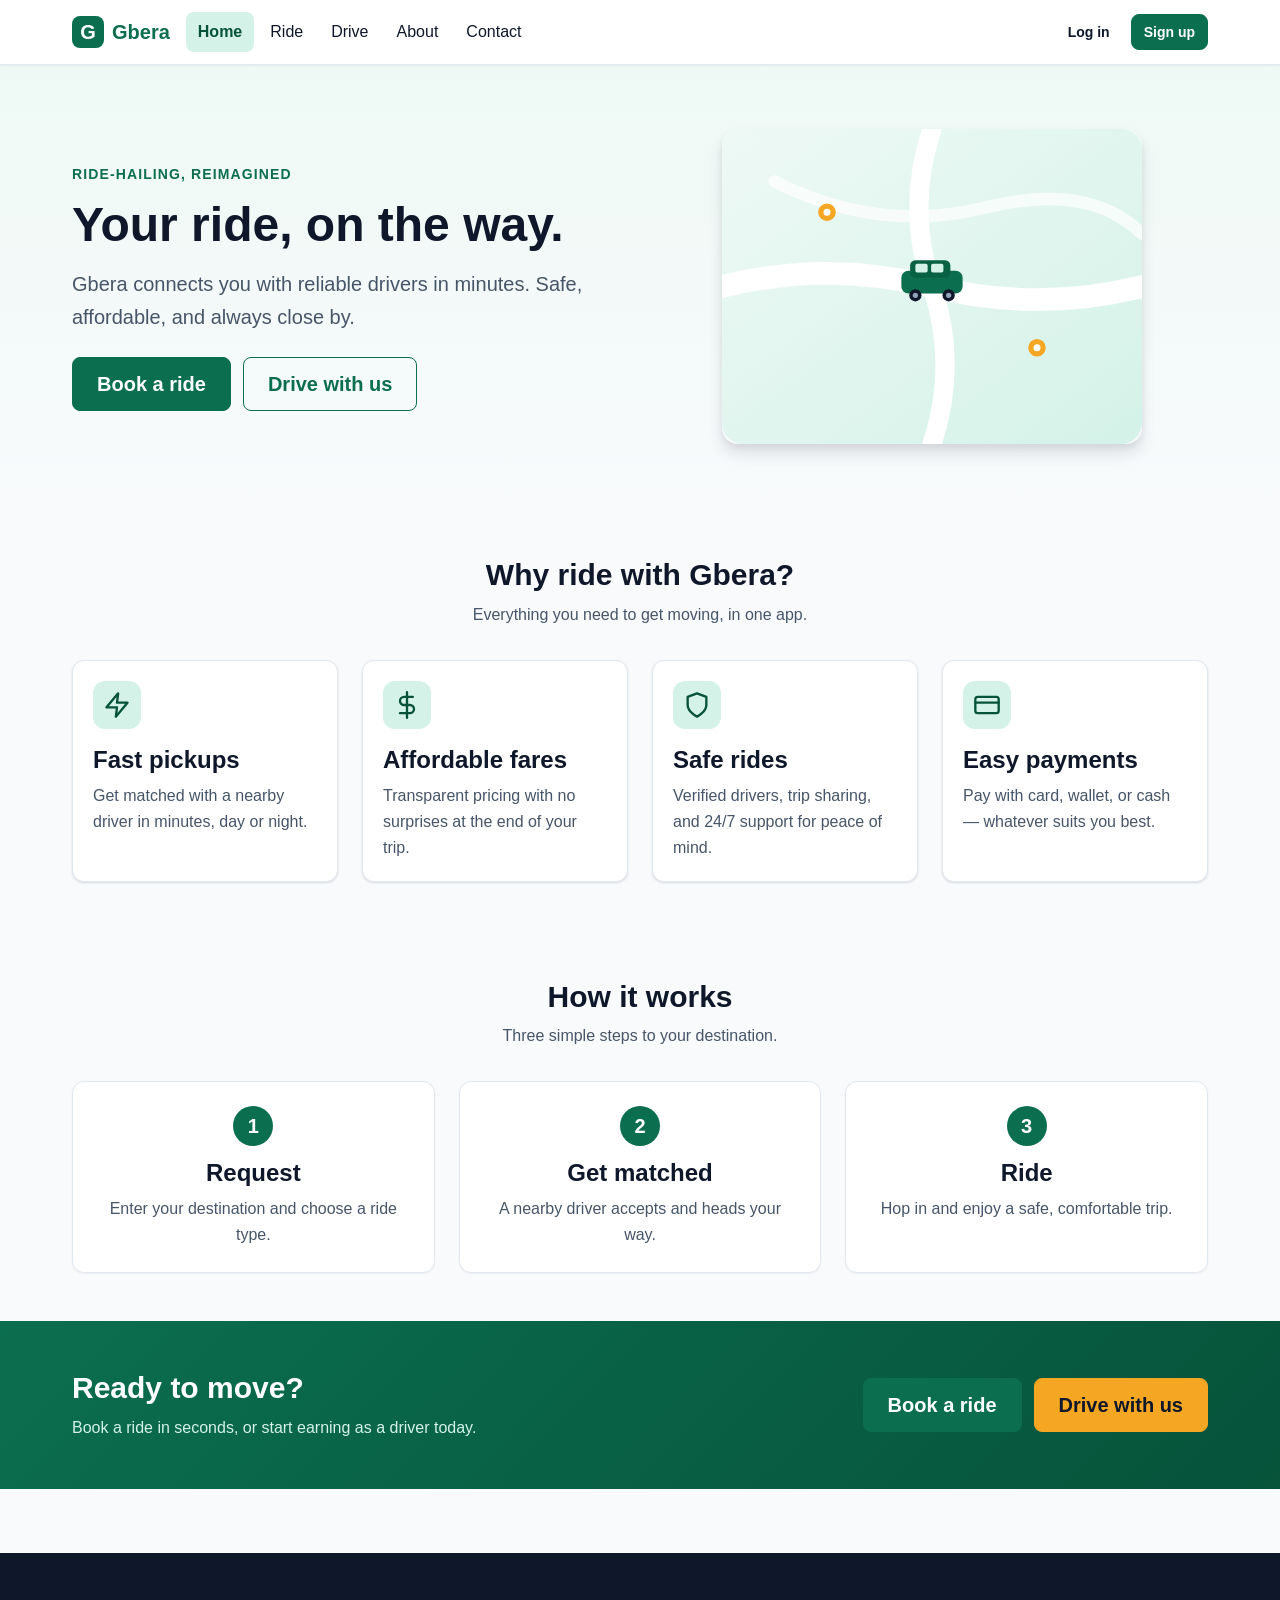
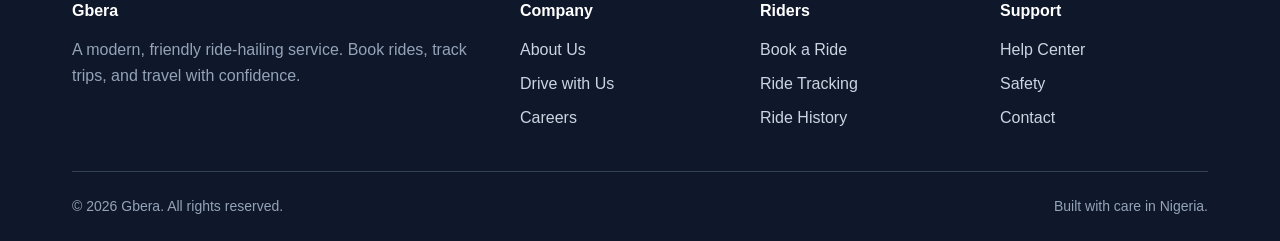
<file: index.html>
<!DOCTYPE html>
<html lang="en">
<head>
  <meta charset="UTF-8">
  <meta name="viewport" content="width=device-width, initial-scale=1.0">
  <title>Gbera — Your ride, on the way.</title>
  <meta name="description" content="Gbera connects you with reliable drivers in minutes. Safe, affordable, and always close by.">
  <link rel="stylesheet" href="css/styles.css">
  <link rel="stylesheet" href="css/landing.css">
</head>
<body>
  <!-- Skip to content (accessibility) -->
  <a class="landing-skip-link" href="#main-content">Skip to main content</a>

  <!-- =====================================================================
       NAVBAR (self-contained block)
       Depends on shared classes: .navbar .navbar-brand .navbar-brand__logo
       .navbar-inner .navbar-toggle .navbar-menu .navbar-links .navbar-actions
       and shared button classes .btn .btn-primary .btn-ghost .btn-sm.
       ===================================================================== -->
  <header class="landing-header">
    <nav class="navbar" id="landing-navbar" role="navigation" aria-label="Main navigation">
      <div class="container">
        <div class="navbar-inner">
          <a class="navbar-brand" href="index.html" aria-label="Gbera home">
            <span class="navbar-brand__logo" aria-hidden="true">G</span>
            <span>Gbera</span>
          </a>

          <button
            class="navbar-toggle"
            type="button"
            aria-label="Toggle navigation menu"
            aria-expanded="false"
            aria-controls="landing-nav-menu"
            data-navbar-toggle
          >
            <svg width="22" height="22" viewBox="0 0 24 24" fill="none" stroke="currentColor" stroke-width="2" stroke-linecap="round" stroke-linejoin="round" aria-hidden="true">
              <line x1="3" y1="6" x2="21" y2="6"></line>
              <line x1="3" y1="12" x2="21" y2="12"></line>
              <line x1="3" y1="18" x2="21" y2="18"></line>
            </svg>
          </button>

          <div class="navbar-menu" id="landing-nav-menu">
            <ul class="navbar-links">
              <li><a href="index.html" class="active" aria-current="page">Home</a></li>
              <li><a href="ride.html">Ride</a></li>
              <li><a href="drive.html">Drive</a></li>
              <li><a href="about.html">About</a></li>
              <li><a href="contact.html">Contact</a></li>
            </ul>
            <div class="navbar-actions">
              <a class="btn btn-ghost btn-sm" href="pages/login.html">Log in</a>
              <a class="btn btn-primary btn-sm" href="pages/signup.html">Sign up</a>
            </div>
          </div>
        </div>
      </div>
    </nav>
  </header>

  <main id="main-content">
    <!-- HERO -->
    <section class="landing-hero section" aria-labelledby="landing-hero-heading">
      <div class="container">
        <div class="landing-hero__grid">
          <div class="landing-hero__content">
            <p class="landing-eyebrow">Ride-hailing, reimagined</p>
            <h1 id="landing-hero-heading">Your ride, on the way.</h1>
            <p class="landing-hero__subtext">
              Gbera connects you with reliable drivers in minutes. Safe, affordable, and always close by.
            </p>
            <div class="landing-hero__ctas">
              <a class="btn btn-primary btn-lg" href="ride.html">Book a ride</a>
              <a class="btn btn-outline btn-lg" href="drive.html">Drive with us</a>
            </div>
          </div>

          <div class="landing-hero__visual" aria-hidden="true">
            <svg class="landing-hero__illustration" viewBox="0 0 480 360" xmlns="http://www.w3.org/2000/svg" role="img" aria-label="Illustration of a car on a map">
              <defs>
                <linearGradient id="landing-map-bg" x1="0" y1="0" x2="1" y2="1">
                  <stop offset="0%" stop-color="#EEF9F5"/>
                  <stop offset="100%" stop-color="#D4F2E8"/>
                </linearGradient>
              </defs>
              <rect x="0" y="0" width="480" height="360" rx="24" fill="url(#landing-map-bg)"/>
              <path d="M0 180 Q120 150 240 180 T480 180" stroke="#FFFFFF" stroke-width="26" fill="none" stroke-linecap="round"/>
              <path d="M240 0 Q210 90 240 180 T240 360" stroke="#FFFFFF" stroke-width="22" fill="none" stroke-linecap="round"/>
              <path d="M60 60 Q180 120 300 90 T480 120" stroke="#FFFFFF" stroke-width="14" fill="none" stroke-linecap="round" opacity="0.7"/>
              <g transform="translate(120,95)">
                <circle cx="0" cy="0" r="10" fill="#F5A623"/>
                <circle cx="0" cy="0" r="4" fill="#FFFFFF"/>
              </g>
              <g transform="translate(360,250)">
                <circle cx="0" cy="0" r="10" fill="#F5A623"/>
                <circle cx="0" cy="0" r="4" fill="#FFFFFF"/>
              </g>
              <g transform="translate(205,150)">
                <rect x="0" y="12" width="70" height="26" rx="8" fill="#0B6E4F"/>
                <rect x="10" y="0" width="46" height="20" rx="6" fill="#086143"/>
                <rect x="16" y="4" width="14" height="10" rx="2" fill="#D4F2E8"/>
                <rect x="34" y="4" width="14" height="10" rx="2" fill="#D4F2E8"/>
                <circle cx="16" cy="40" r="7" fill="#0F172A"/>
                <circle cx="16" cy="40" r="3" fill="#94A3B8"/>
                <circle cx="54" cy="40" r="7" fill="#0F172A"/>
                <circle cx="54" cy="40" r="3" fill="#94A3B8"/>
              </g>
            </svg>
          </div>
        </div>
      </div>
    </section>

    <!-- FEATURES -->
    <section class="landing-features section" aria-labelledby="landing-features-heading">
      <div class="container">
        <div class="landing-section-header text-center">
          <h2 id="landing-features-heading">Why ride with Gbera?</h2>
          <p class="text-muted">Everything you need to get moving, in one app.</p>
        </div>

        <div class="grid grid--auto landing-features__grid">
          <article class="card landing-feature-card">
            <div class="card-body">
              <span class="landing-feature-card__icon" aria-hidden="true">
                <svg width="28" height="28" viewBox="0 0 24 24" fill="none" stroke="currentColor" stroke-width="2" stroke-linecap="round" stroke-linejoin="round"><path d="M13 2L3 14h9l-1 8 10-12h-9l1-8z"/></svg>
              </span>
              <h3>Fast pickups</h3>
              <p class="text-muted">Get matched with a nearby driver in minutes, day or night.</p>
            </div>
          </article>

          <article class="card landing-feature-card">
            <div class="card-body">
              <span class="landing-feature-card__icon" aria-hidden="true">
                <svg width="28" height="28" viewBox="0 0 24 24" fill="none" stroke="currentColor" stroke-width="2" stroke-linecap="round" stroke-linejoin="round"><path d="M12 1v22M17 5H9.5a3.5 3.5 0 0 0 0 7h5a3.5 3.5 0 0 1 0 7H6"/></svg>
              </span>
              <h3>Affordable fares</h3>
              <p class="text-muted">Transparent pricing with no surprises at the end of your trip.</p>
            </div>
          </article>

          <article class="card landing-feature-card">
            <div class="card-body">
              <span class="landing-feature-card__icon" aria-hidden="true">
                <svg width="28" height="28" viewBox="0 0 24 24" fill="none" stroke="currentColor" stroke-width="2" stroke-linecap="round" stroke-linejoin="round"><path d="M12 22s8-4 8-10V5l-8-3-8 3v7c0 6 8 10 8 10z"/></svg>
              </span>
              <h3>Safe rides</h3>
              <p class="text-muted">Verified drivers, trip sharing, and 24/7 support for peace of mind.</p>
            </div>
          </article>

          <article class="card landing-feature-card">
            <div class="card-body">
              <span class="landing-feature-card__icon" aria-hidden="true">
                <svg width="28" height="28" viewBox="0 0 24 24" fill="none" stroke="currentColor" stroke-width="2" stroke-linecap="round" stroke-linejoin="round"><rect x="2" y="5" width="20" height="14" rx="2"/><path d="M2 10h20"/></svg>
              </span>
              <h3>Easy payments</h3>
              <p class="text-muted">Pay with card, wallet, or cash — whatever suits you best.</p>
            </div>
          </article>
        </div>
      </div>
    </section>

    <!-- HOW IT WORKS -->
    <section class="landing-how section" aria-labelledby="landing-how-heading">
      <div class="container">
        <div class="landing-section-header text-center">
          <h2 id="landing-how-heading">How it works</h2>
          <p class="text-muted">Three simple steps to your destination.</p>
        </div>

        <ol class="landing-steps">
          <li class="landing-step">
            <span class="landing-step__number" aria-hidden="true">1</span>
            <h3>Request</h3>
            <p class="text-muted">Enter your destination and choose a ride type.</p>
          </li>
          <li class="landing-step">
            <span class="landing-step__number" aria-hidden="true">2</span>
            <h3>Get matched</h3>
            <p class="text-muted">A nearby driver accepts and heads your way.</p>
          </li>
          <li class="landing-step">
            <span class="landing-step__number" aria-hidden="true">3</span>
            <h3>Ride</h3>
            <p class="text-muted">Hop in and enjoy a safe, comfortable trip.</p>
          </li>
        </ol>
      </div>
    </section>

    <!-- FOOTER CTA BAND -->
    <section class="landing-cta-band" aria-labelledby="landing-cta-heading">
      <div class="container landing-cta-band__inner">
        <div>
          <h2 id="landing-cta-heading">Ready to move?</h2>
          <p>Book a ride in seconds, or start earning as a driver today.</p>
        </div>
        <div class="landing-cta-band__actions">
          <a class="btn btn-primary btn-lg" href="ride.html">Book a ride</a>
          <a class="btn btn-secondary btn-lg" href="drive.html">Drive with us</a>
        </div>
      </div>
    </section>
  </main>

  <!-- Shared footer mount (rendered by js/components.js) -->
  <div id="gbera-footer"></div>

  <script src="js/utils.js"></script>
  <script src="js/components.js"></script>
  <script src="js/main.js"></script>
  <script src="js/landing.js"></script>
</body>
</html>
</file>
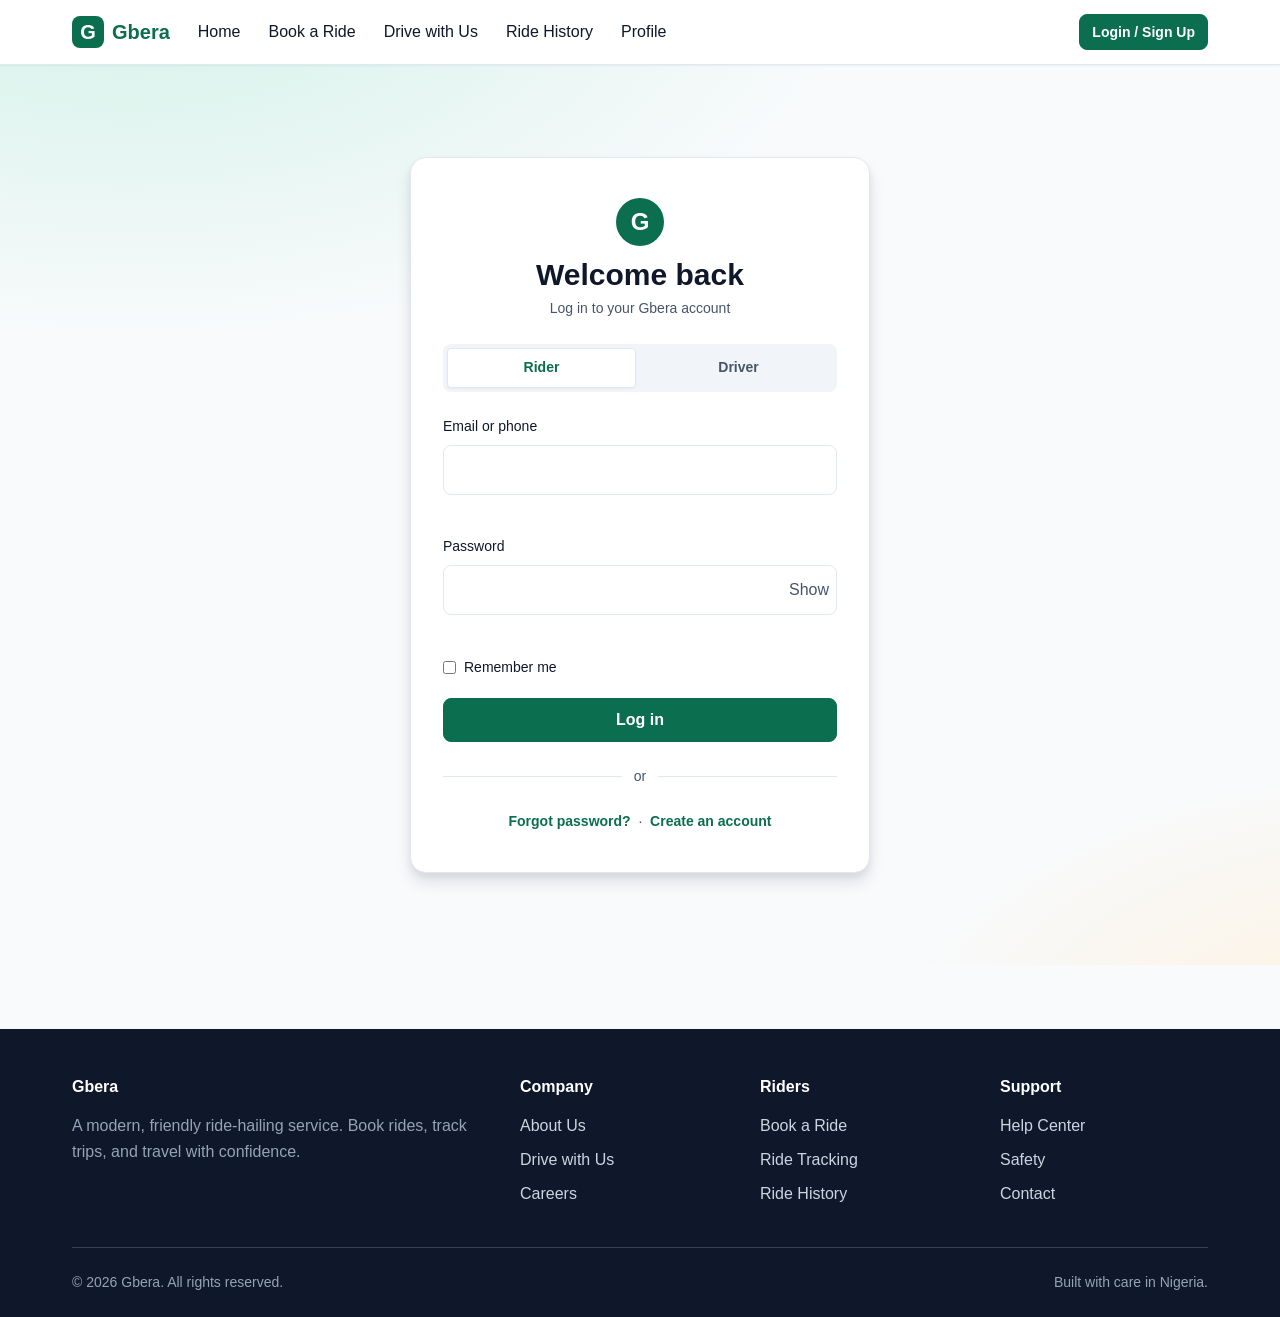
<file: pages/auth.html>
<!DOCTYPE html>
<html lang="en">
<head>
  <meta charset="UTF-8">
  <meta name="viewport" content="width=device-width, initial-scale=1.0">
  <title>Login — Gbera</title>
  <link rel="stylesheet" href="../css/styles.css">
  <link rel="stylesheet" href="../css/auth.css">
</head>
<body>
  <div id="gbera-navbar"></div>

  <main class="auth-page">
    <div class="auth-card">
      <div class="auth-brand">
        <div class="auth-brand__logo" aria-hidden="true">G</div>
        <h1 class="auth-title">Welcome back</h1>
        <p class="auth-subtitle">Log in to your Gbera account</p>
      </div>

      <div class="auth-role-selector" role="group" aria-label="Select role">
        <button type="button" class="auth-role-btn" data-role-btn data-role="rider" aria-pressed="true">Rider</button>
        <button type="button" class="auth-role-btn" data-role-btn data-role="driver" aria-pressed="false">Driver</button>
      </div>

      <div id="login-alert" class="auth-alert" role="alert" hidden></div>

      <form id="login-form" class="auth-form" novalidate>
        <div class="form-group">
          <label class="form-label" for="login-identifier">Email or phone</label>
          <input class="form-input" id="login-identifier" name="identifier" type="text" inputmode="email" autocomplete="username" required aria-required="true" aria-describedby="login-identifier-error">
          <span class="auth-error" id="login-identifier-error" role="alert" aria-live="polite"></span>
        </div>

        <div class="form-group">
          <label class="form-label" for="login-password">Password</label>
          <div class="auth-input-wrap">
            <input class="form-input" id="login-password" name="password" type="password" autocomplete="current-password" required aria-required="true" aria-describedby="login-password-error">
            <button type="button" class="auth-toggle-pw" id="login-toggle-pw" aria-label="Show password">Show</button>
          </div>
          <span class="auth-error" id="login-password-error" role="alert" aria-live="polite"></span>
        </div>

        <div class="form-group auth-checkbox-row">
          <input type="checkbox" id="login-remember" name="remember">
          <label for="login-remember">Remember me</label>
        </div>

        <button type="submit" class="btn btn-primary btn-block" id="login-submit">Log in</button>
      </form>

      <div class="auth-divider"><span>or</span></div>
      <div class="auth-links">
        <a href="forgot-password.html">Forgot password?</a>
        &nbsp;&middot;&nbsp;
        <a href="signup.html">Create an account</a>
      </div>
    </div>
  </main>

  <div id="gbera-footer"></div>

  <script src="../js/utils.js"></script>
  <script src="../js/components.js"></script>
  <script src="../js/main.js"></script>
  <script src="../js/authService.js"></script>
  <script src="../js/authValidation.js"></script>
  <script src="../js/auth.js"></script>
</body>
</html>
</file>
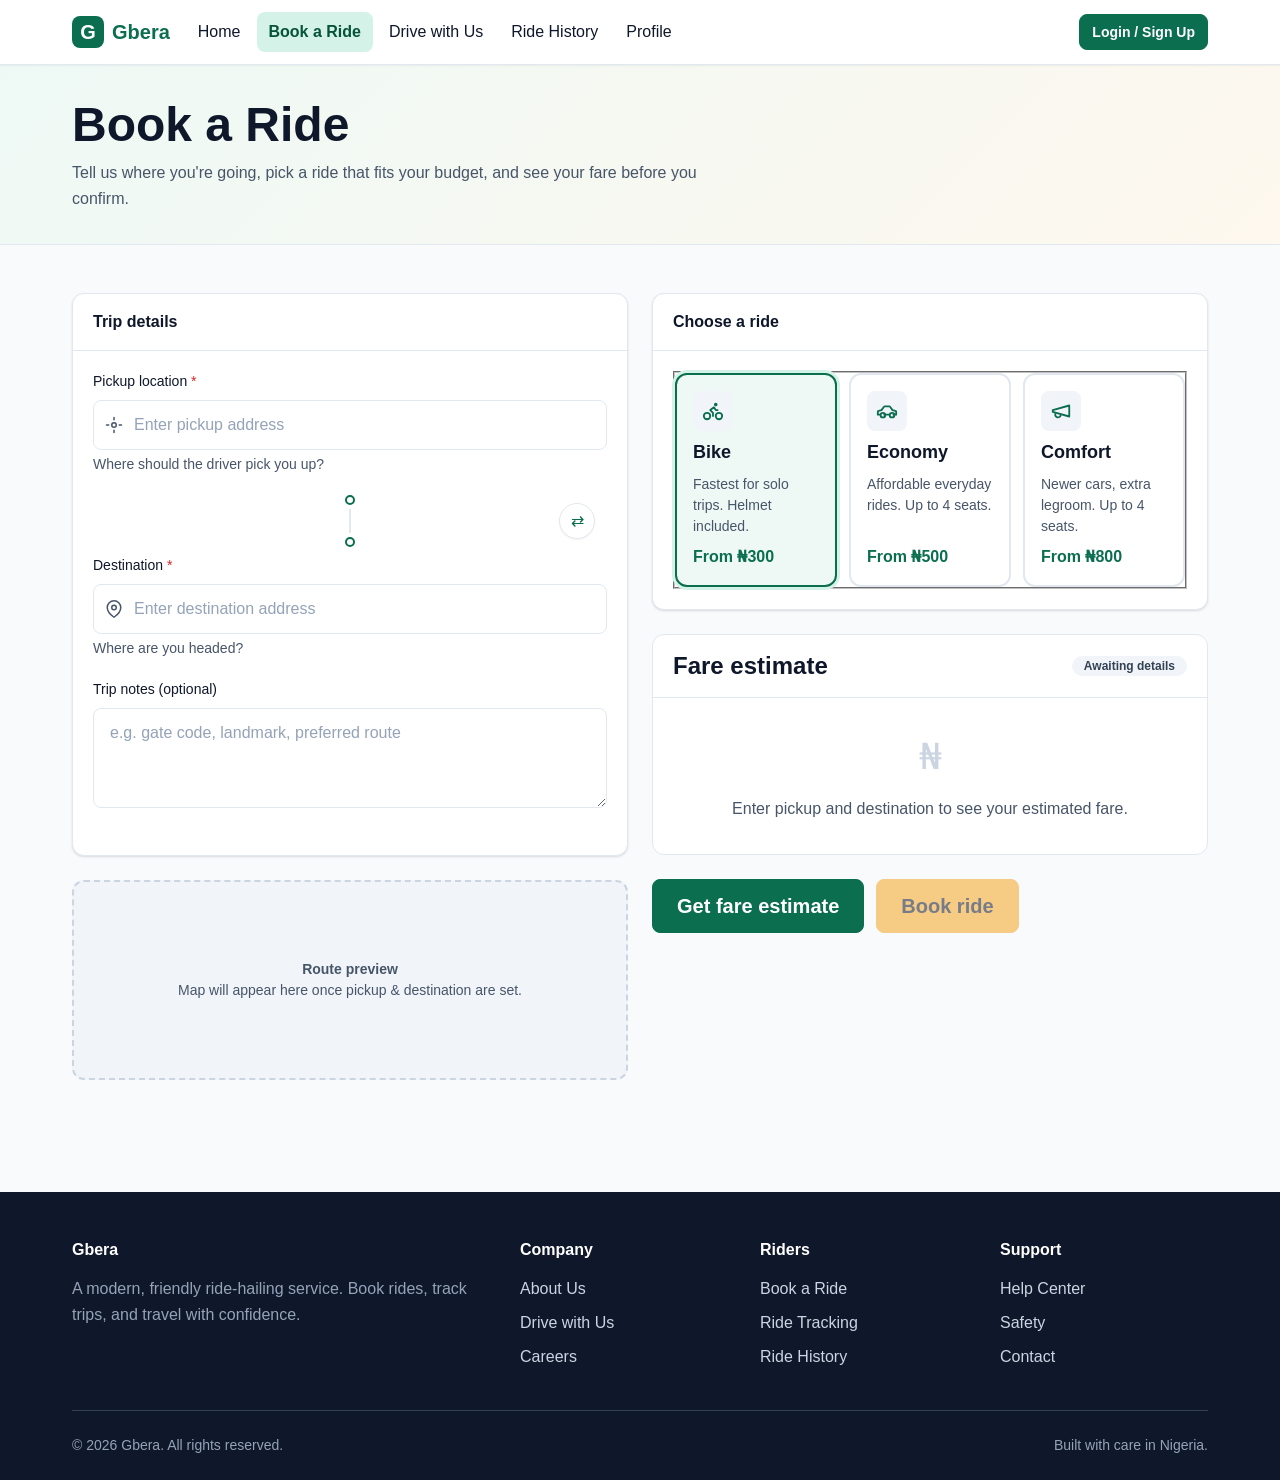
<file: pages/book-ride.html>
<!DOCTYPE html>
<html lang="en">
<head>
  <meta charset="UTF-8">
  <meta name="viewport" content="width=device-width, initial-scale=1.0">
  <title>Book a Ride — Gbera</title>
  <meta name="description" content="Book a ride with Gbera. Enter pickup and destination, choose Economy, Comfort or Bike, and get an instant fare estimate.">
  <link rel="stylesheet" href="../css/styles.css">
  <link rel="stylesheet" href="../css/book-ride.css">
</head>
<body>
  <div id="gbera-navbar"></div>

  <main>
    <section class="br-hero section--sm">
      <div class="container">
        <h1 class="br-hero__title">Book a Ride</h1>
        <p class="br-hero__subtitle">
          Tell us where you're going, pick a ride that fits your budget, and see your fare before you confirm.
        </p>
      </div>
    </section>

    <section class="section">
      <div class="container">
        <div class="grid md:grid--2 gap-6">
          <div class="flex flex-col gap-6">
            <div class="card">
              <div class="card-header">Trip details</div>
              <div class="card-body">
                <form id="book-ride-form" novalidate>
                  <div class="form-group">
                    <label class="form-label form-label--required" for="pickup">Pickup location</label>
                    <div class="input-icon">
                      <span class="input-icon__icon" aria-hidden="true">
                        <svg width="18" height="18" viewBox="0 0 24 24" fill="none" stroke="currentColor" stroke-width="2" stroke-linecap="round" stroke-linejoin="round"><circle cx="12" cy="12" r="3"></circle><path d="M12 2v3M12 19v3M2 12h3M19 12h3"></path></svg>
                      </span>
                      <input class="form-input" type="text" id="pickup" name="pickup" placeholder="Enter pickup address" autocomplete="off" required>
                    </div>
                    <span class="form-hint">Where should the driver pick you up?</span>
                  </div>

                  <div class="br-connector">
                    <span class="br-connector__dot" aria-hidden="true"></span>
                    <span class="br-connector__line" aria-hidden="true"></span>
                    <span class="br-connector__dot" aria-hidden="true"></span>
                  </div>

                  <div class="form-group">
                    <label class="form-label form-label--required" for="destination">Destination</label>
                    <div class="input-icon">
                      <span class="input-icon__icon" aria-hidden="true">
                        <svg width="18" height="18" viewBox="0 0 24 24" fill="none" stroke="currentColor" stroke-width="2" stroke-linecap="round" stroke-linejoin="round"><path d="M21 10c0 7-9 13-9 13s-9-6-9-13a9 9 0 0 1 18 0z"></path><circle cx="12" cy="10" r="3"></circle></svg>
                      </span>
                      <input class="form-input" type="text" id="destination" name="destination" placeholder="Enter destination address" autocomplete="off" required>
                    </div>
                    <span class="form-hint">Where are you headed?</span>
                  </div>

                  <div class="form-group">
                    <label class="form-label" for="notes">Trip notes (optional)</label>
                    <textarea class="form-textarea" id="notes" name="notes" placeholder="e.g. gate code, landmark, preferred route" rows="3"></textarea>
                  </div>
                </form>
              </div>
            </div>
            <div class="map-placeholder br-map" role="img" aria-label="Map showing your route">
              <div>
                <strong>Route preview</strong><br>
                Map will appear here once pickup &amp; destination are set.
              </div>
            </div>
          </div>

          <div class="flex flex-col gap-6">
            <div class="card">
              <div class="card-header">Choose a ride</div>
              <div class="card-body">
                <fieldset class="br-ride-types" aria-label="Ride type">
                  <legend class="sr-only">Select ride type</legend>

                  <label class="br-ride-type">
                    <input type="radio" name="rideType" value="bike" checked>
                    <span class="br-ride-type__card">
                      <span class="br-ride-type__icon" aria-hidden="true">
                        <svg width="22" height="22" viewBox="0 0 24 24" fill="none" stroke="currentColor" stroke-width="2" stroke-linecap="round" stroke-linejoin="round"><circle cx="5.5" cy="17.5" r="3.5"></circle><circle cx="18.5" cy="17.5" r="3.5"></circle><path d="M15 6a1 1 0 1 0 0-2 1 1 0 0 0 0 2zm-3 11.5V14l-3-3 4-3 2 3h2"></path></svg>
                      </span>
                      <span class="br-ride-type__name">Bike</span>
                      <span class="br-ride-type__meta">Fastest for solo trips. Helmet included.</span>
                      <span class="br-ride-type__price">From ₦300</span>
                    </span>
                  </label>

                  <label class="br-ride-type">
                    <input type="radio" name="rideType" value="economy">
                    <span class="br-ride-type__card">
                      <span class="br-ride-type__icon" aria-hidden="true">
                        <svg width="22" height="22" viewBox="0 0 24 24" fill="none" stroke="currentColor" stroke-width="2" stroke-linecap="round" stroke-linejoin="round"><path d="M14 16H9m10 0h3v-3.15a1 1 0 0 0-.84-.99L18 11l-2.7-3.6a1 1 0 0 0-.8-.4H9.5a1 1 0 0 0-.8.4L6 11l-3.16.86a1 1 0 0 0-.84.99V16h2m5 0h2"></path><circle cx="7.5" cy="16.5" r="2.5"></circle><circle cx="17.5" cy="16.5" r="2.5"></circle></svg>
                      </span>
                      <span class="br-ride-type__name">Economy</span>
                      <span class="br-ride-type__meta">Affordable everyday rides. Up to 4 seats.</span>
                      <span class="br-ride-type__price">From ₦500</span>
                    </span>
                  </label>

                  <label class="br-ride-type">
                    <input type="radio" name="rideType" value="comfort">
                    <span class="br-ride-type__card">
                      <span class="br-ride-type__icon" aria-hidden="true">
                        <svg width="22" height="22" viewBox="0 0 24 24" fill="none" stroke="currentColor" stroke-width="2" stroke-linecap="round" stroke-linejoin="round"><path d="M3 11l18-5v12L3 13v-2z"></path><path d="M11.6 16.8a3 3 0 1 1-5.8-1.6"></path></svg>
                      </span>
                      <span class="br-ride-type__name">Comfort</span>
                      <span class="br-ride-type__meta">Newer cars, extra legroom. Up to 4 seats.</span>
                      <span class="br-ride-type__price">From ₦800</span>
                    </span>
                  </label>
                </fieldset>
              </div>
            </div>

            <div class="br-fare" id="fare-estimate" aria-live="polite">
              <div class="br-fare__header">
                <h3 class="mb-0">Fare estimate</h3>
                <span class="badge badge-neutral" id="fare-badge">Awaiting details</span>
              </div>

              <div class="br-fare__empty" id="fare-empty">
                <div class="br-fare__icon" aria-hidden="true">₦</div>
                <p class="mb-0">Enter pickup and destination to see your estimated fare.</p>
              </div>

              <div id="fare-details" hidden>
                <div class="card-body text-center" style="padding: var(--space-6) var(--space-5);">
                  <div class="br-fare__amount" id="fare-amount">₦0.00</div>
                  <p class="text-muted text-sm mt-2 mb-0" id="fare-type-label">Economy ride</p>
                </div>
                <div class="br-fare__row">
                  <span class="br-fare__label">Distance</span>
                  <span class="br-fare__value" id="fare-distance">—</span>
                </div>
                <div class="br-fare__row">
                  <span class="br-fare__label">Estimated time</span>
                  <span class="br-fare__value" id="fare-eta">—</span>
                </div>
                <div class="br-fare__row">
                  <span class="br-fare__label">Base fare</span>
                  <span class="br-fare__value" id="fare-base">—</span>
                </div>
                <div class="br-fare__row">
                  <span class="br-fare__label">Per km</span>
                  <span class="br-fare__value" id="fare-rate">—</span>
                </div>
              </div>
            </div>

            <div class="br-actions">
              <button type="button" class="btn btn-primary btn-lg" id="estimate-btn">
                Get fare estimate
              </button>
              <button type="button" class="btn btn-secondary btn-lg" id="book-btn" disabled>
                Book ride
              </button>
            </div>
            <p class="text-muted text-sm" id="form-status" role="status" aria-live="polite"></p>
          </div>
        </div>
      </div>
    </section>
  </main>

  <div id="gbera-footer"></div>

  <div class="modal-backdrop" data-modal-backdrop="booking-modal"></div>
  <div class="modal" id="booking-modal" aria-hidden="true" role="dialog" aria-labelledby="booking-modal-title">
    <div class="modal-content">
      <div class="modal-header">
        <h3 id="booking-modal-title">Ride booked!</h3>
      </div>
      <div class="modal-body br-confirm">
        <div class="br-confirm__icon" aria-hidden="true">✓</div>
        <p>Your <strong id="confirm-type">Economy</strong> ride has been requested.</p>
        <p class="text-muted text-sm" id="confirm-details">Estimated fare: ₦0.00</p>
      </div>
      <div class="modal-footer">
        <button class="btn btn-primary btn-block" data-modal-close>Done</button>
      </div>
    </div>
  </div>

  <script src="../js/utils.js"></script>
  <script src="../js/components.js"></script>
  <script src="../js/main.js"></script>
  <script src="../js/book-ride.js"></script>
</body>
</html>
</file>
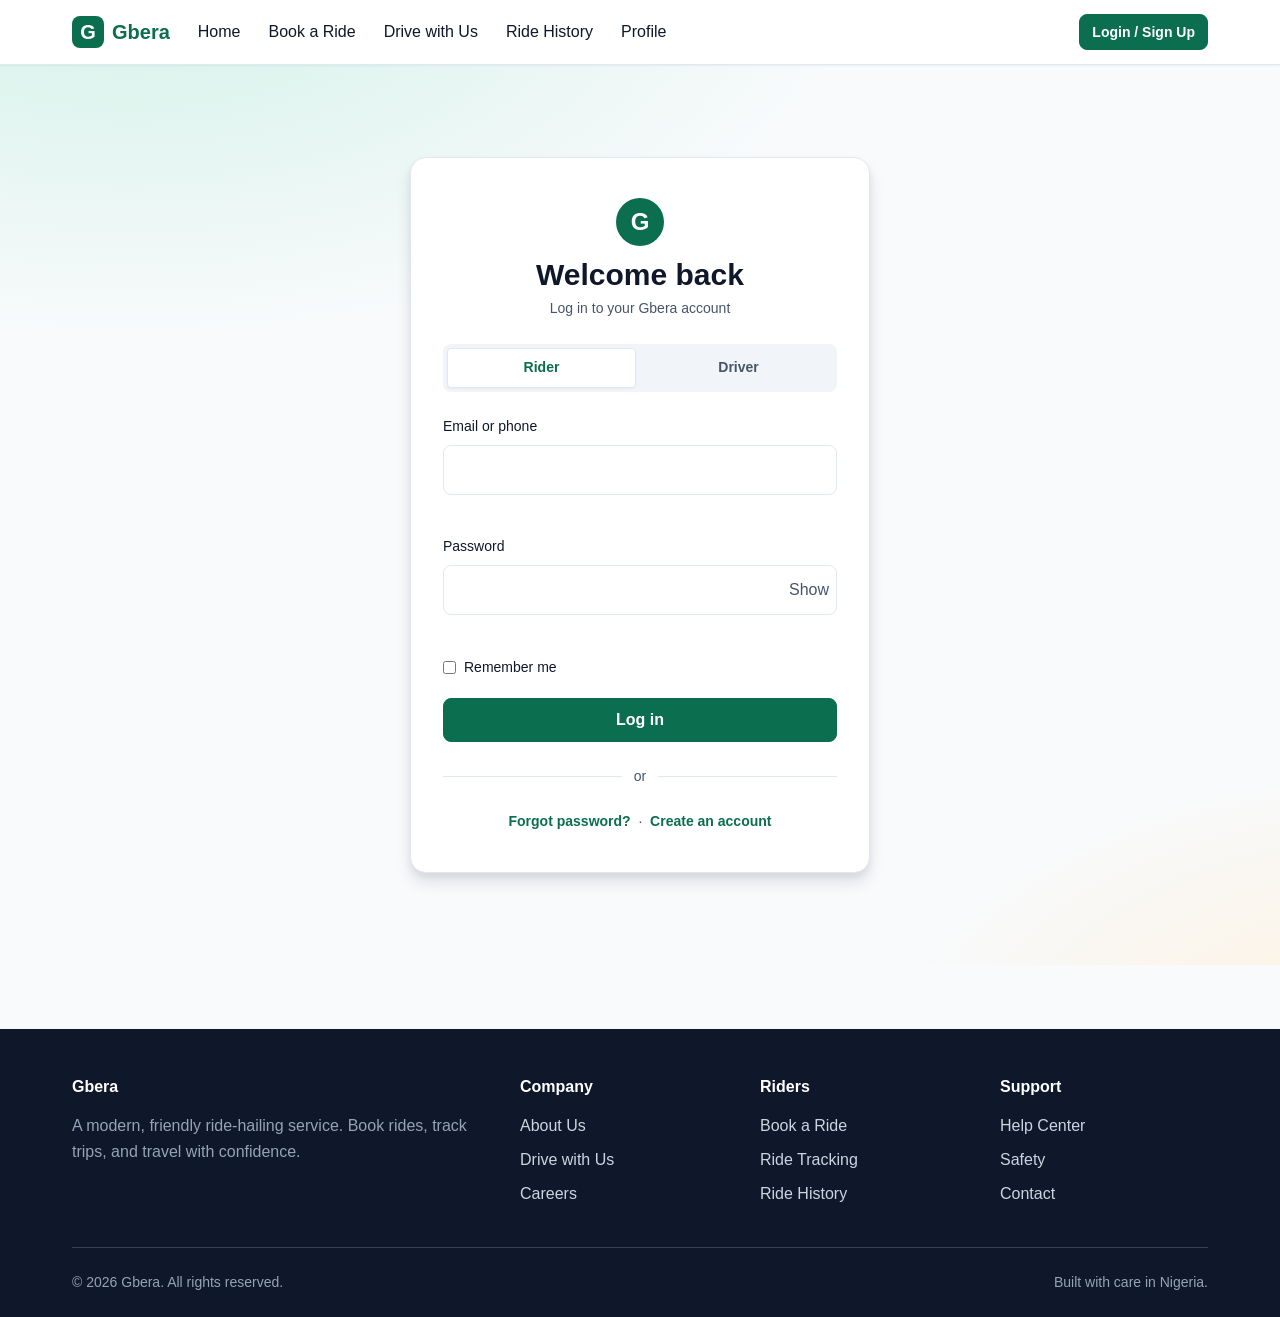
<file: pages/driver-dashboard.html>
<!DOCTYPE html>
<html lang="en">
<head>
  <meta charset="UTF-8">
  <meta name="viewport" content="width=device-width, initial-scale=1.0">
  <title>Driver Dashboard — Gbera</title>
  <link rel="stylesheet" href="../css/styles.css">
  <link rel="stylesheet" href="../css/auth.css">
</head>
<body>
  <div id="gbera-navbar"></div>

  <main class="auth-dashboard">
    <div class="auth-dashboard__card" id="dashboard-card">
      <div class="auth-dashboard__avatar" id="dash-avatar" aria-hidden="true">D</div>
      <h1 class="auth-title">Welcome, <span id="dash-name">Driver</span></h1>
      <p class="auth-subtitle">You are signed in as a driver.</p>
      <p class="text-muted" id="dash-email"></p>
      <div class="mt-6">
        <button type="button" class="btn btn-outline" id="dash-logout">Log out</button>
      </div>
    </div>
  </main>

  <div id="gbera-footer"></div>

  <script src="../js/utils.js"></script>
  <script src="../js/components.js"></script>
  <script src="../js/main.js"></script>
  <script src="../js/authService.js"></script>
  <script src="../js/authValidation.js"></script>
  <script src="../js/auth.js"></script>
</body>
</html>
</file>
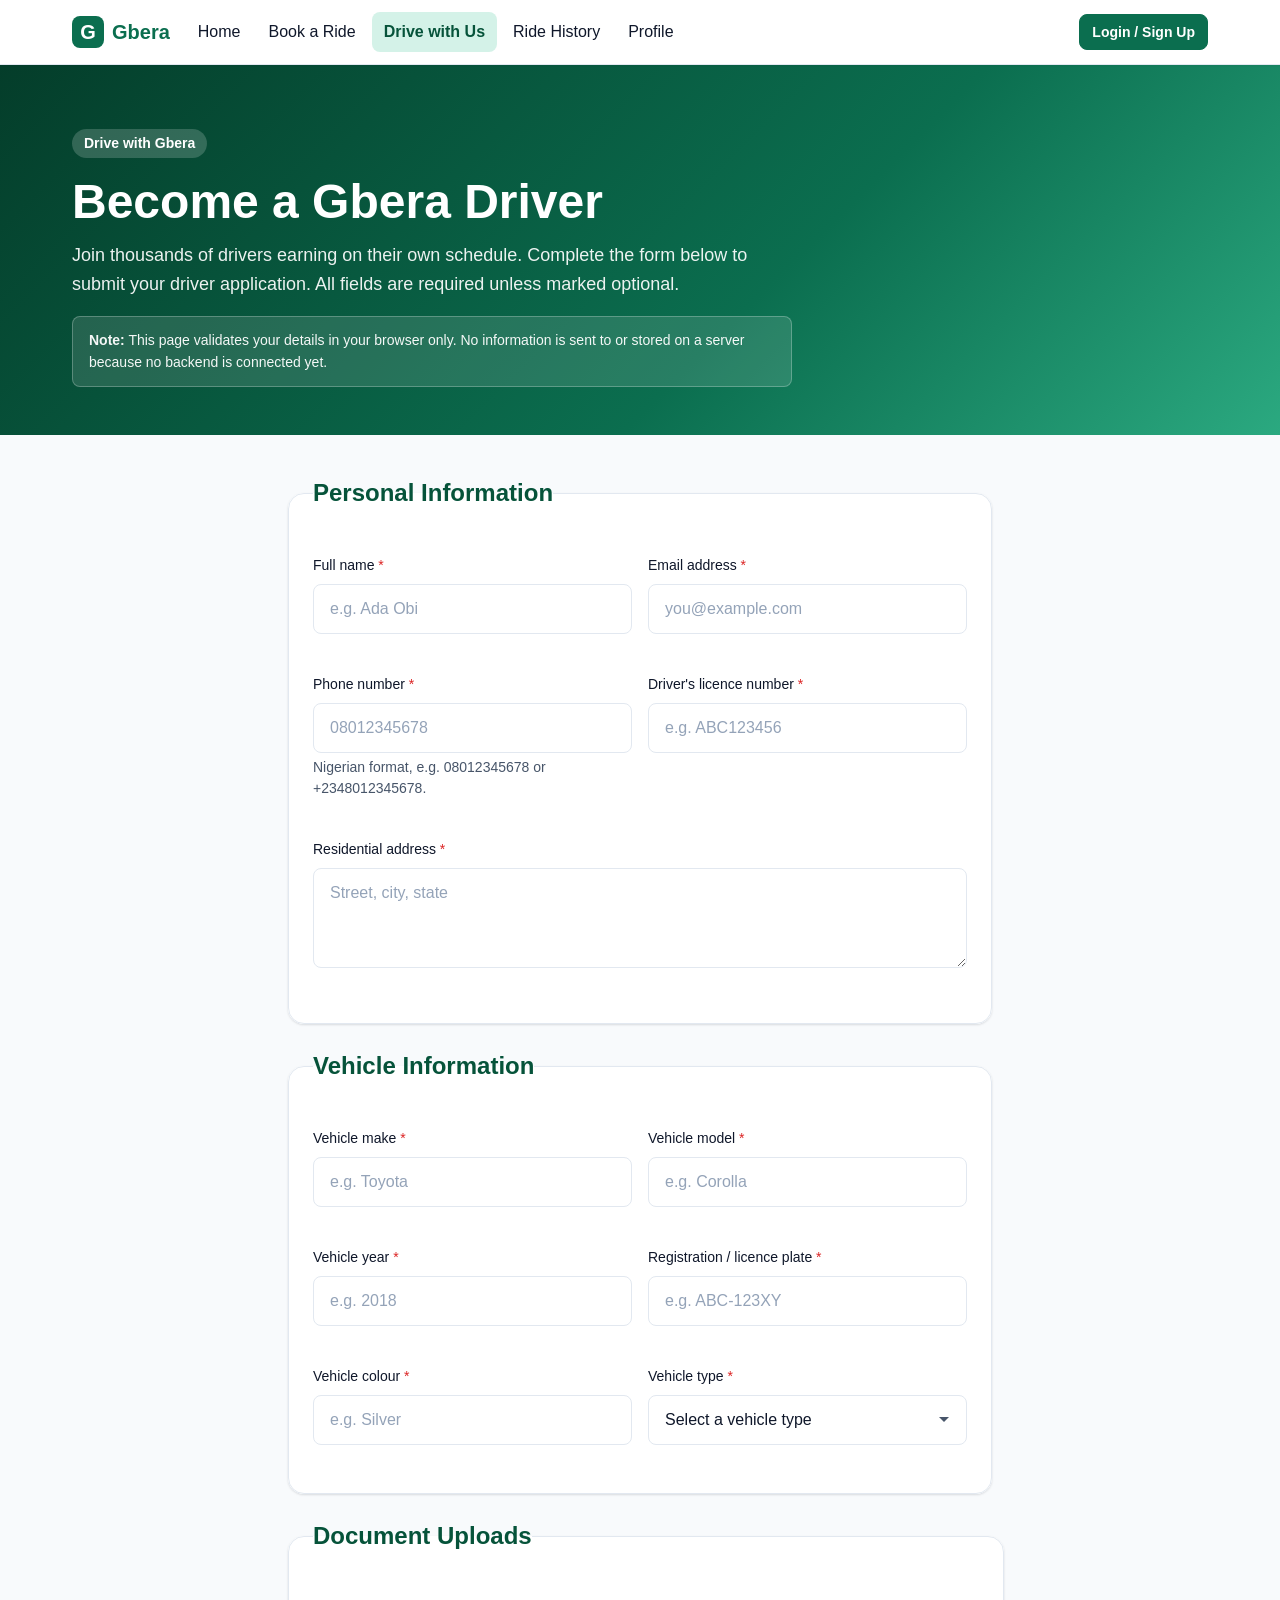
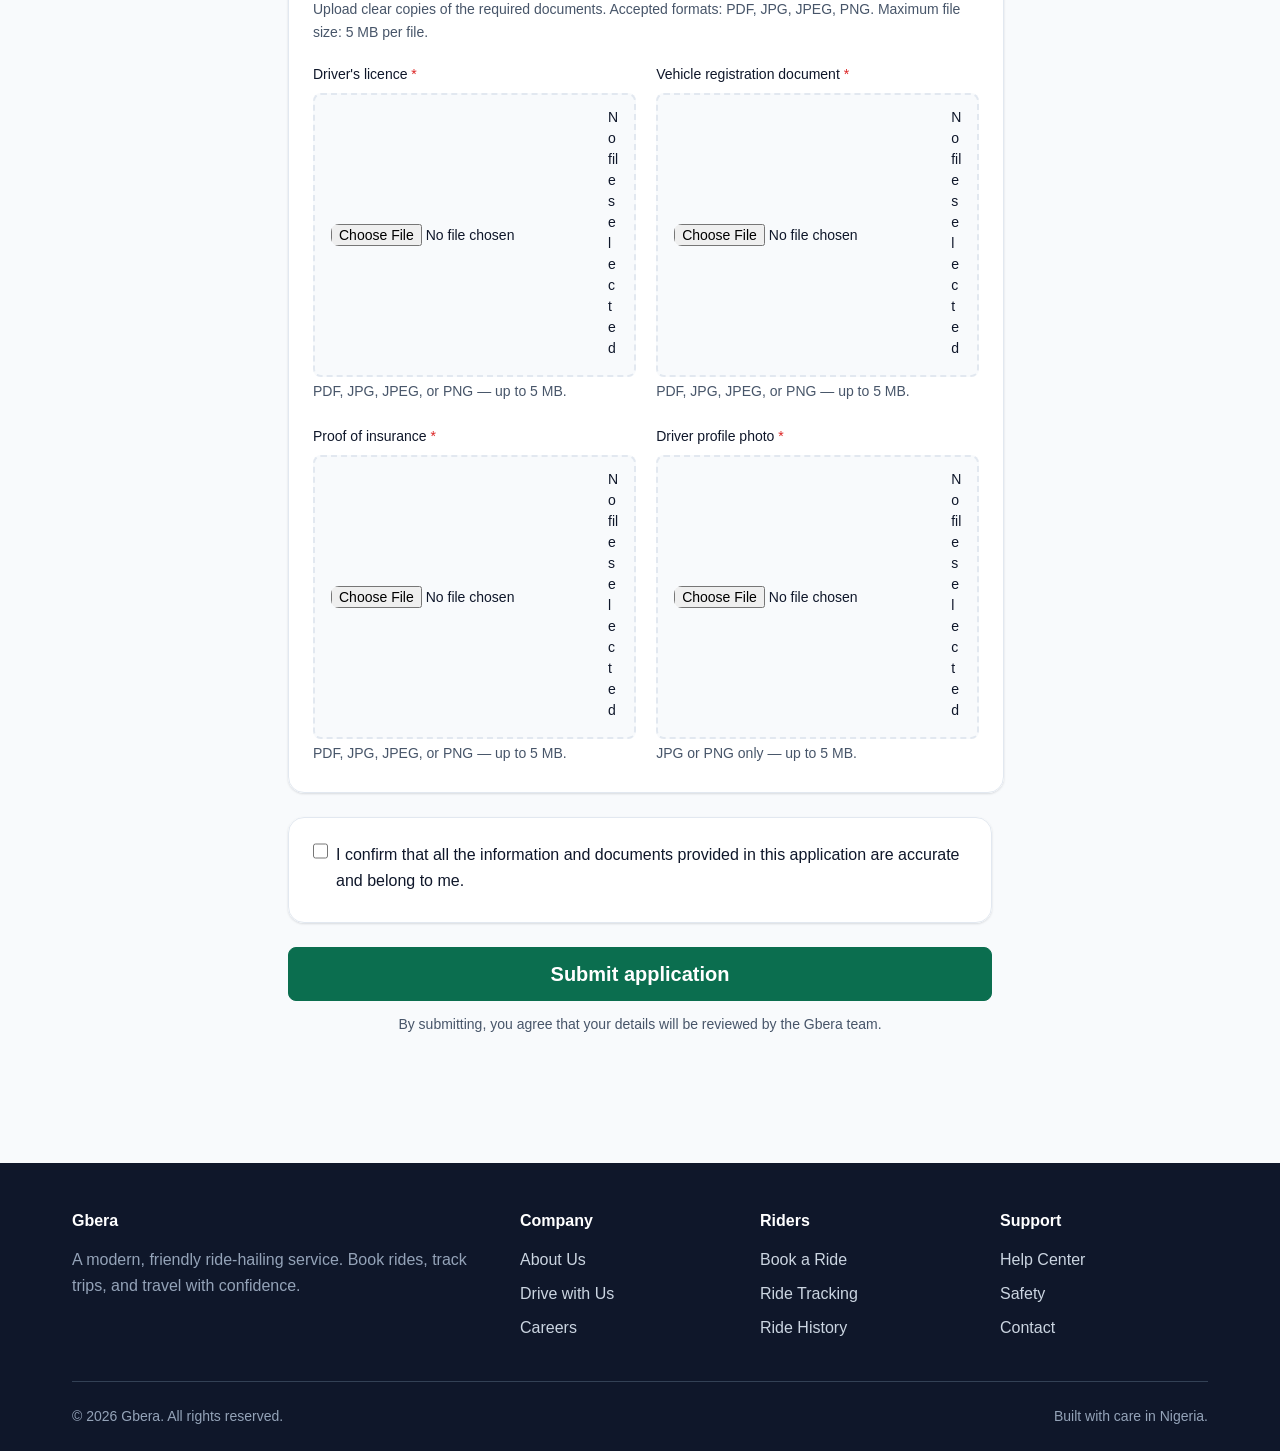
<file: pages/driver-onboarding.html>
<!DOCTYPE html>
<html lang="en">
<head>
  <meta charset="UTF-8">
  <meta name="viewport" content="width=device-width, initial-scale=1.0">
  <title>Become a Gbera Driver | Gbera</title>
  <link rel="stylesheet" href="../css/styles.css">
  <link rel="stylesheet" href="../css/driver-onboarding.css">
</head>
<body>
  <div id="gbera-navbar"></div>
  <main class="driver-page">
    <section class="driver-hero">
      <div class="container">
        <div class="driver-hero__inner">
          <span class="driver-hero__badge">Drive with Gbera</span>
          <h1>Become a Gbera Driver</h1>
          <p class="driver-hero__lead">Join thousands of drivers earning on their own schedule. Complete the form below to submit your driver application. All fields are required unless marked optional.</p>
          <p class="driver-hero__note"><strong>Note:</strong> This page validates your details in your browser only. No information is sent to or stored on a server because no backend is connected yet.</p>
        </div>
      </div>
    </section>
    <section class="driver-form-section">
      <div class="container container--md">
        <form id="driver-form" class="driver-form" novalidate>
          <fieldset class="driver-card" id="driver-personal">
            <legend class="driver-card__title">Personal Information</legend>
            <div class="driver-grid driver-grid--2">
              <div class="form-group">
                <label class="form-label form-label--required" for="driver-full-name">Full name</label>
                <input class="form-input" type="text" id="driver-full-name" name="fullName" autocomplete="name" placeholder="e.g. Ada Obi" required>
                <span class="form-error" id="driver-full-name-error" aria-live="polite"></span>
              </div>
              <div class="form-group">
                <label class="form-label form-label--required" for="driver-email">Email address</label>
                <input class="form-input" type="email" id="driver-email" name="email" autocomplete="email" placeholder="you@example.com" required>
                <span class="form-error" id="driver-email-error" aria-live="polite"></span>
              </div>
              <div class="form-group">
                <label class="form-label form-label--required" for="driver-phone">Phone number</label>
                <input class="form-input" type="tel" id="driver-phone" name="phone" autocomplete="tel" placeholder="08012345678" required>
                <span class="form-hint">Nigerian format, e.g. 08012345678 or +2348012345678.</span>
                <span class="form-error" id="driver-phone-error" aria-live="polite"></span>
              </div>
              <div class="form-group">
                <label class="form-label form-label--required" for="driver-licence-number">Driver's licence number</label>
                <input class="form-input" type="text" id="driver-licence-number" name="licenceNumber" placeholder="e.g. ABC123456" required>
                <span class="form-error" id="driver-licence-number-error" aria-live="polite"></span>
              </div>
              <div class="form-group driver-grid__full">
                <label class="form-label form-label--required" for="driver-address">Residential address</label>
                <textarea class="form-textarea" id="driver-address" name="address" rows="3" placeholder="Street, city, state" required></textarea>
                <span class="form-error" id="driver-address-error" aria-live="polite"></span>
              </div>
            </div>
          </fieldset>
          <fieldset class="driver-card" id="driver-vehicle">
            <legend class="driver-card__title">Vehicle Information</legend>
            <div class="driver-grid driver-grid--2">
              <div class="form-group">
                <label class="form-label form-label--required" for="driver-vehicle-make">Vehicle make</label>
                <input class="form-input" type="text" id="driver-vehicle-make" name="vehicleMake" placeholder="e.g. Toyota" required>
                <span class="form-error" id="driver-vehicle-make-error" aria-live="polite"></span>
              </div>
              <div class="form-group">
                <label class="form-label form-label--required" for="driver-vehicle-model">Vehicle model</label>
                <input class="form-input" type="text" id="driver-vehicle-model" name="vehicleModel" placeholder="e.g. Corolla" required>
                <span class="form-error" id="driver-vehicle-model-error" aria-live="polite"></span>
              </div>
              <div class="form-group">
                <label class="form-label form-label--required" for="driver-vehicle-year">Vehicle year</label>
                <input class="form-input" type="number" id="driver-vehicle-year" name="vehicleYear" min="1990" max="2030" placeholder="e.g. 2018" required>
                <span class="form-error" id="driver-vehicle-year-error" aria-live="polite"></span>
              </div>
              <div class="form-group">
                <label class="form-label form-label--required" for="driver-vehicle-plate">Registration / licence plate</label>
                <input class="form-input" type="text" id="driver-vehicle-plate" name="vehiclePlate" placeholder="e.g. ABC-123XY" required>
                <span class="form-error" id="driver-vehicle-plate-error" aria-live="polite"></span>
              </div>
              <div class="form-group">
                <label class="form-label form-label--required" for="driver-vehicle-colour">Vehicle colour</label>
                <input class="form-input" type="text" id="driver-vehicle-colour" name="vehicleColour" placeholder="e.g. Silver" required>
                <span class="form-error" id="driver-vehicle-colour-error" aria-live="polite"></span>
              </div>
              <div class="form-group">
                <label class="form-label form-label--required" for="driver-vehicle-type">Vehicle type</label>
                <select class="form-select" id="driver-vehicle-type" name="vehicleType" required>
                  <option value="">Select a vehicle type</option>
                  <option value="economy">Economy</option>
                  <option value="comfort">Comfort</option>
                  <option value="bike">Bike</option>
                </select>
                <span class="form-error" id="driver-vehicle-type-error" aria-live="polite"></span>
              </div>
            </div>
          </fieldset>

          <fieldset class="driver-card" id="driver-documents">
            <legend class="driver-card__title">Document Uploads</legend>
            <p class="driver-card__desc">Upload clear copies of the required documents. Accepted formats: PDF, JPG, JPEG, PNG. Maximum file size: 5 MB per file.</p>
            <div class="driver-upload-grid">
              <div class="driver-upload" data-upload="licence">
                <label class="form-label form-label--required" for="driver-upload-licence">Driver's licence</label>
                <div class="driver-upload__drop">
                  <input class="driver-upload__input" type="file" id="driver-upload-licence" name="licenceDoc" accept="application/pdf,image/jpeg,image/png" required>
                  <div class="driver-upload__meta">
                    <span class="driver-upload__filename" id="driver-upload-licence-name">No file selected</span>
                    <span class="driver-upload__size" id="driver-upload-licence-size"></span>
                  </div>
                </div>
                <span class="form-hint">PDF, JPG, JPEG, or PNG — up to 5 MB.</span>
                <span class="form-error" id="driver-upload-licence-error" aria-live="polite"></span>
              </div>
              <div class="driver-upload" data-upload="registration">
                <label class="form-label form-label--required" for="driver-upload-registration">Vehicle registration document</label>
                <div class="driver-upload__drop">
                  <input class="driver-upload__input" type="file" id="driver-upload-registration" name="registrationDoc" accept="application/pdf,image/jpeg,image/png" required>
                  <div class="driver-upload__meta">
                    <span class="driver-upload__filename" id="driver-upload-registration-name">No file selected</span>
                    <span class="driver-upload__size" id="driver-upload-registration-size"></span>
                  </div>
                </div>
                <span class="form-hint">PDF, JPG, JPEG, or PNG — up to 5 MB.</span>
                <span class="form-error" id="driver-upload-registration-error" aria-live="polite"></span>
              </div>
              <div class="driver-upload" data-upload="insurance">
                <label class="form-label form-label--required" for="driver-upload-insurance">Proof of insurance</label>
                <div class="driver-upload__drop">
                  <input class="driver-upload__input" type="file" id="driver-upload-insurance" name="insuranceDoc" accept="application/pdf,image/jpeg,image/png" required>
                  <div class="driver-upload__meta">
                    <span class="driver-upload__filename" id="driver-upload-insurance-name">No file selected</span>
                    <span class="driver-upload__size" id="driver-upload-insurance-size"></span>
                  </div>
                </div>
                <span class="form-hint">PDF, JPG, JPEG, or PNG — up to 5 MB.</span>
                <span class="form-error" id="driver-upload-insurance-error" aria-live="polite"></span>
              </div>
              <div class="driver-upload" data-upload="photo">
                <label class="form-label form-label--required" for="driver-upload-photo">Driver profile photo</label>
                <div class="driver-upload__drop">
                  <input class="driver-upload__input" type="file" id="driver-upload-photo" name="profilePhoto" accept="image/jpeg,image/png" required>
                  <div class="driver-upload__meta">
                    <span class="driver-upload__filename" id="driver-upload-photo-name">No file selected</span>
                    <span class="driver-upload__size" id="driver-upload-photo-size"></span>
                  </div>
                </div>
                <span class="form-hint">JPG or PNG only — up to 5 MB.</span>
                <span class="form-error" id="driver-upload-photo-error" aria-live="polite"></span>
              </div>
            </div>
          </fieldset>
          <fieldset class="driver-card">
            <div class="form-group driver-accuracy">
              <label class="form-checkbox" for="driver-accuracy-check">
                <input type="checkbox" id="driver-accuracy-check" name="accuracy" required>
                <span>I confirm that all the information and documents provided in this application are accurate and belong to me.</span>
              </label>
              <span class="form-error" id="driver-accuracy-error" aria-live="polite"></span>
            </div>
          </fieldset>
          <div class="driver-actions">
            <button type="submit" id="driver-submit" class="btn btn-primary btn-lg btn-block">Submit application</button>
            <p class="driver-actions__hint">By submitting, you agree that your details will be reviewed by the Gbera team.</p>
          </div>
          <div id="driver-success" class="driver-success" hidden aria-live="polite">
            <div class="driver-success__icon" aria-hidden="true">&#10003;</div>
            <h2 class="driver-success__title">Validation passed</h2>
            <p class="driver-success__text">Your driver application details passed all client-side checks and are ready for review. No data was sent to or stored on a server because no backend is connected yet.</p>
            <button type="button" id="driver-reset" class="btn btn-outline">Start a new application</button>
          </div>
        </form>
      </div>
    </section>
  </main>
  <div id="gbera-footer"></div>
  <script src="../js/utils.js"></script>
  <script src="../js/components.js"></script>
  <script src="../js/main.js"></script>
  <script src="../js/driver-onboarding.js"></script>
</body>
</html>
</file>
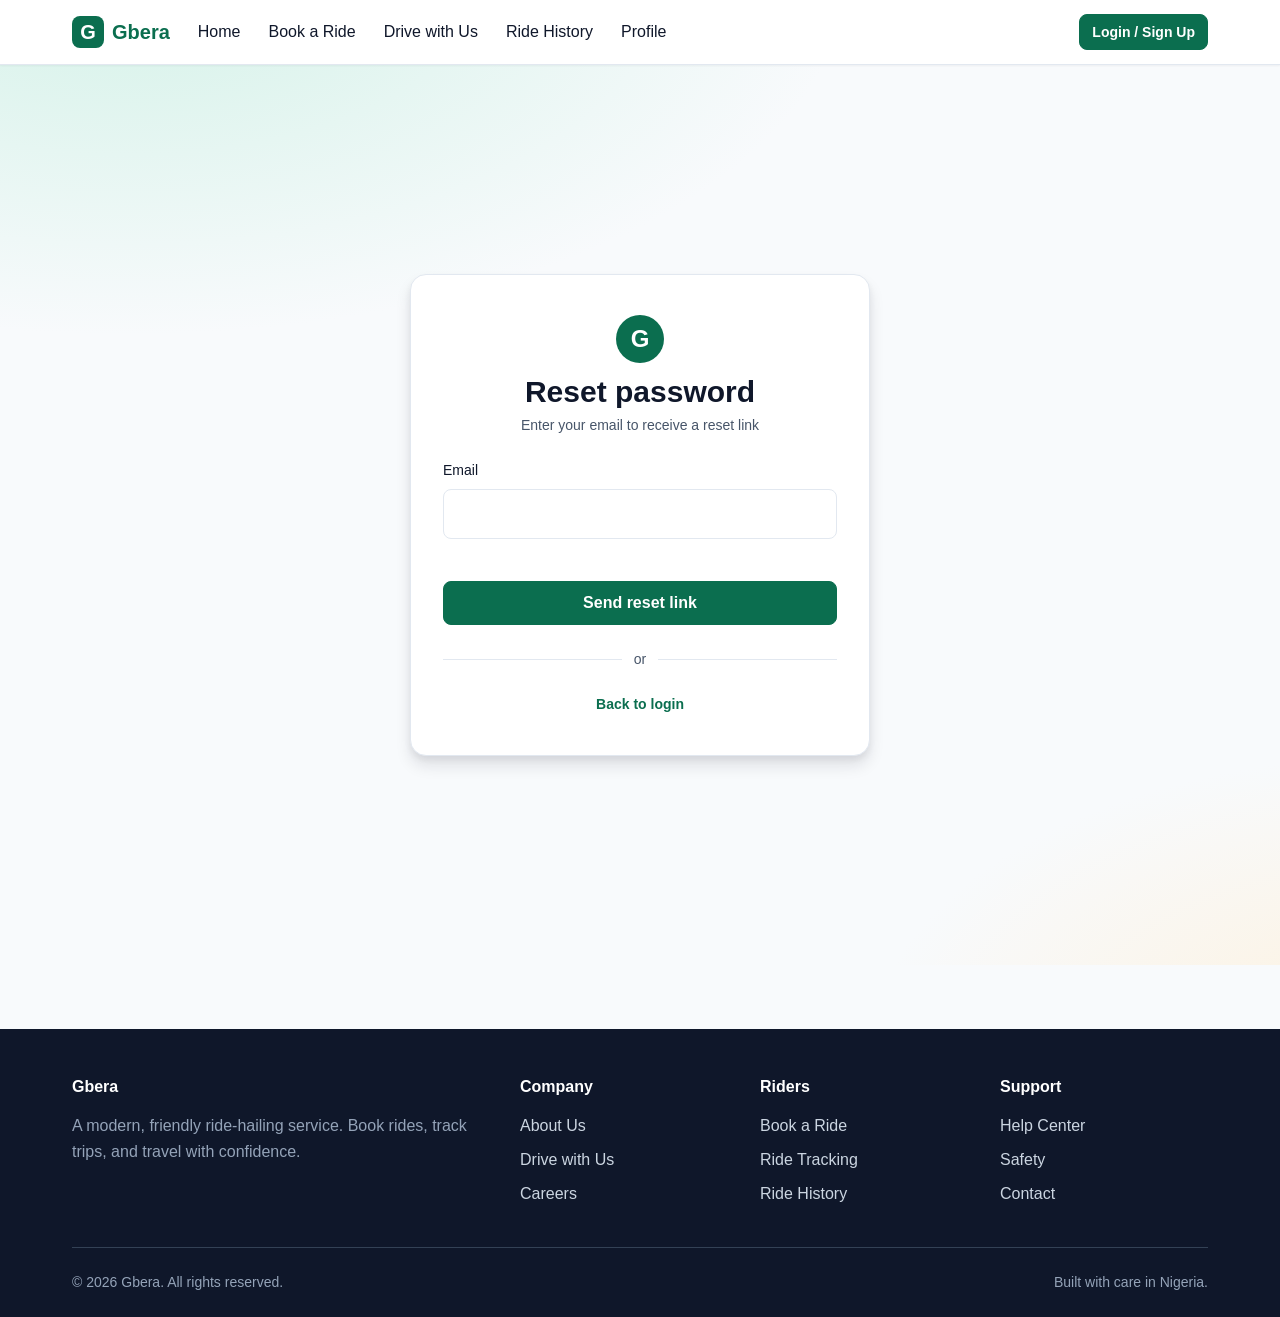
<file: pages/forgot-password.html>
<!DOCTYPE html>
<html lang="en">
<head>
  <meta charset="UTF-8">
  <meta name="viewport" content="width=device-width, initial-scale=1.0">
  <title>Reset Password — Gbera</title>
  <link rel="stylesheet" href="../css/styles.css">
  <link rel="stylesheet" href="../css/auth.css">
</head>
<body>
  <div id="gbera-navbar"></div>

  <main class="auth-page">
    <div class="auth-card">
      <div class="auth-brand">
        <div class="auth-brand__logo" aria-hidden="true">G</div>
        <h1 class="auth-title">Reset password</h1>
        <p class="auth-subtitle">Enter your email to receive a reset link</p>
      </div>

      <div id="fp-alert" class="auth-alert" role="alert" hidden></div>

      <form id="forgot-form" class="auth-form" novalidate>
        <div class="form-group">
          <label class="form-label" for="fp-email">Email</label>
          <input class="form-input" id="fp-email" name="email" type="email" inputmode="email" autocomplete="email" required aria-required="true" aria-describedby="fp-email-error">
          <span class="auth-error" id="fp-email-error" role="alert" aria-live="polite"></span>
        </div>

        <button type="submit" class="btn btn-primary btn-block" id="fp-submit">Send reset link</button>
      </form>

      <div class="auth-divider"><span>or</span></div>
      <div class="auth-links">
        <a href="auth.html">Back to login</a>
      </div>
    </div>
  </main>

  <div id="gbera-footer"></div>

  <script src="../js/utils.js"></script>
  <script src="../js/components.js"></script>
  <script src="../js/main.js"></script>
  <script src="../js/authService.js"></script>
  <script src="../js/authValidation.js"></script>
  <script src="../js/auth.js"></script>
</body>
</html>
</file>
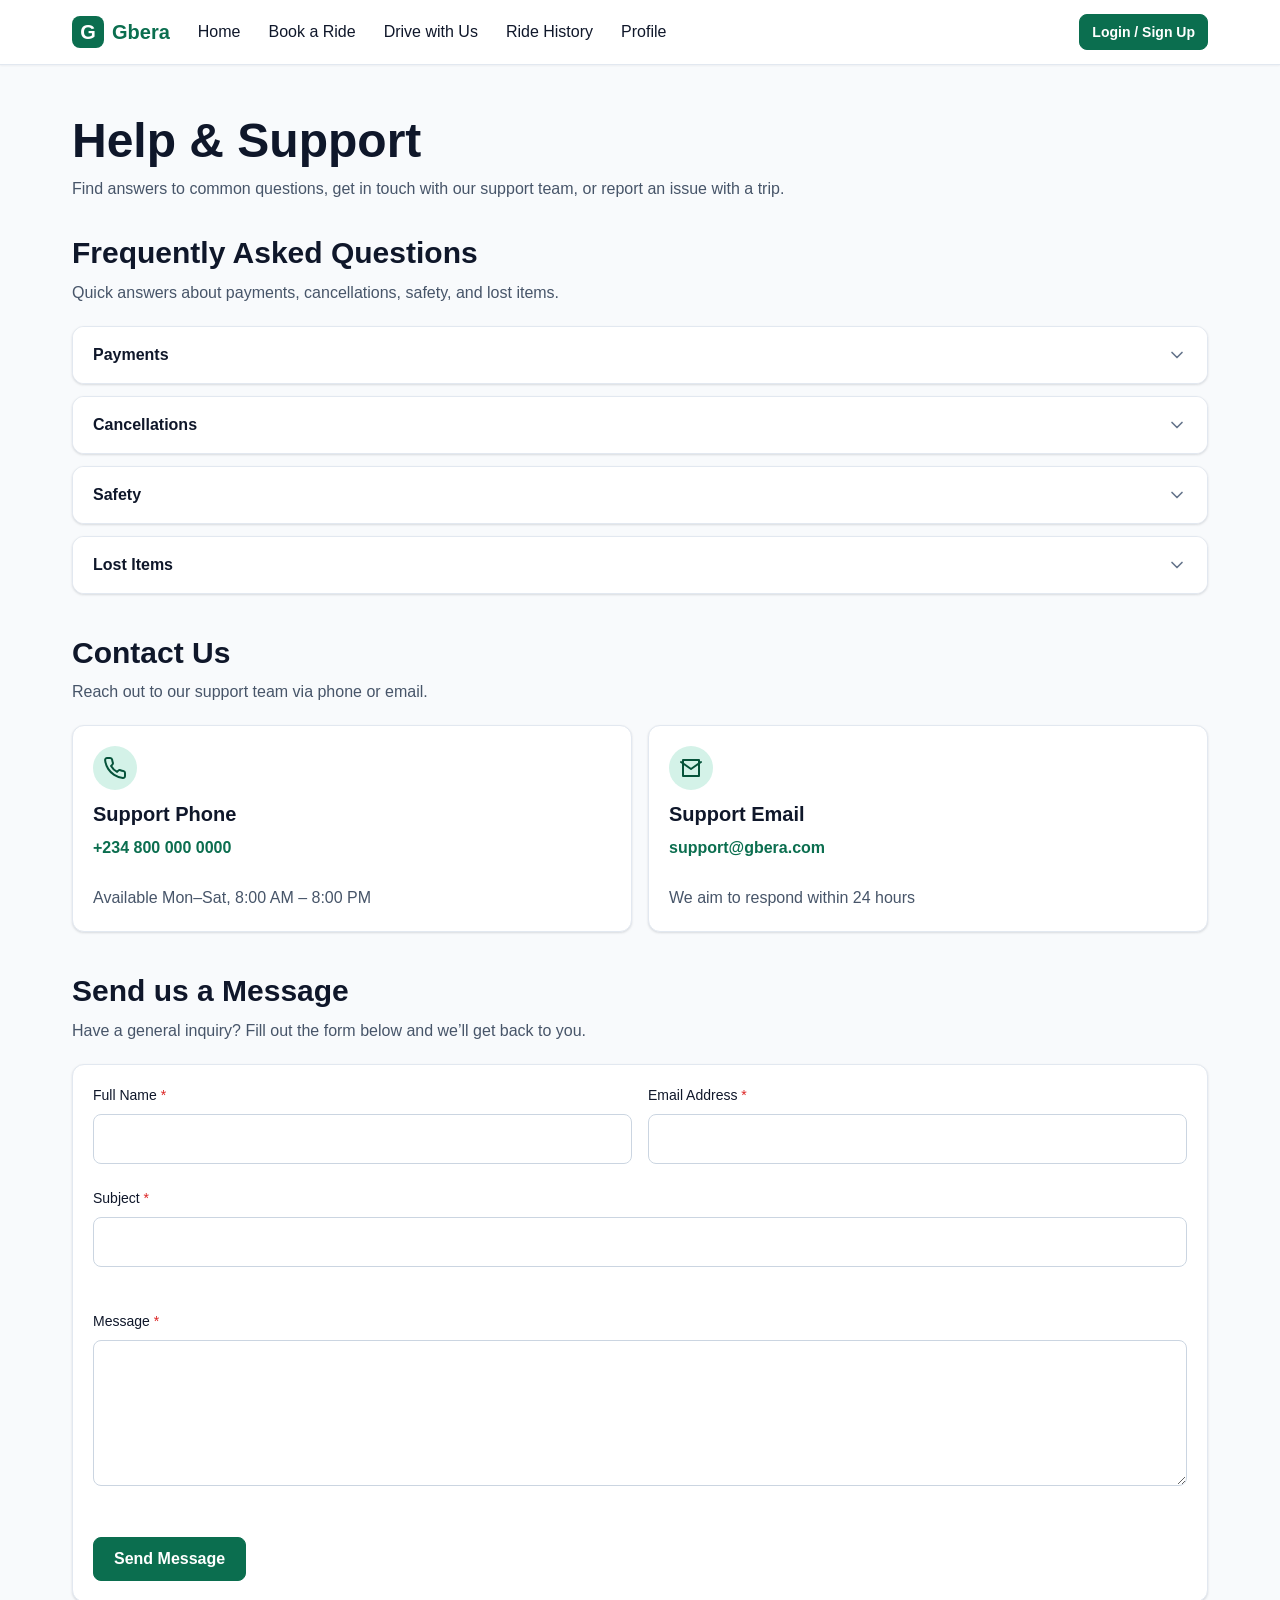
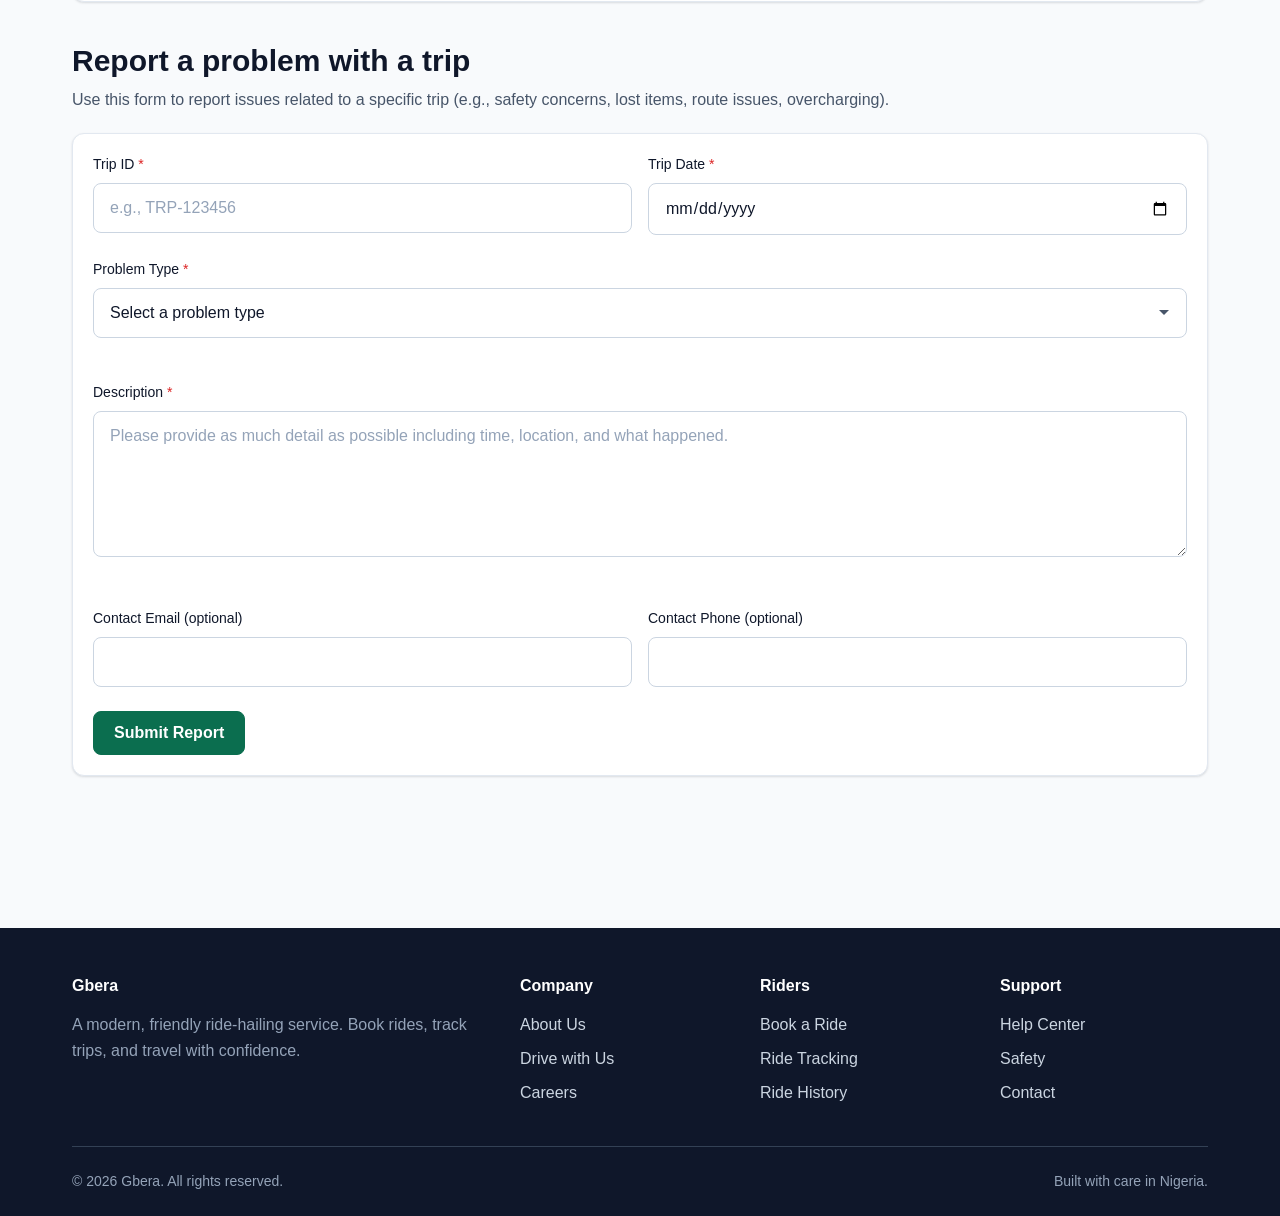
<file: pages/help-support.html>
<!DOCTYPE html>
<html lang="en">
<head>
  <meta charset="UTF-8">
  <meta name="viewport" content="width=device-width, initial-scale=1.0">
  <title>Help &amp; Support - Gbera</title>
  <link rel="preconnect" href="https://fonts.googleapis.com">
  <link rel="preconnect" href="https://fonts.gstatic.com" crossorigin>
  <link href="https://fonts.googleapis.com/css2?family=Inter:wght@400;500;600;700&display=swap" rel="stylesheet">
  <link rel="stylesheet" href="../css/styles.css">
  <link rel="stylesheet" href="../css/help-support.css">
</head>
<body>
  <div id="gbera-navbar"></div>

  <main>
    <section class="section">
      <div class="container">
        <header class="page-header">
          <h1>Help &amp; Support</h1>
          <p class="text-muted">Find answers to common questions, get in touch with our support team, or report an issue with a trip.</p>
        </header>

        <!-- FAQ Accordion -->
        <section class="faq-section" aria-labelledby="faq-heading">
          <div class="section-header">
            <h2 id="faq-heading">Frequently Asked Questions</h2>
            <p class="text-muted">Quick answers about payments, cancellations, safety, and lost items.</p>
          </div>

          <div class="accordion" id="faq-accordion">
            <!-- Payments -->
            <article class="accordion-item">
              <button class="accordion-header" type="button" aria-expanded="false" aria-controls="faq-payments">
                <span class="accordion-title">Payments</span>
                <span class="accordion-icon" aria-hidden="true">
                  <svg width="20" height="20" viewBox="0 0 24 24" fill="none" stroke="currentColor" stroke-width="2" stroke-linecap="round" stroke-linejoin="round">
                    <polyline points="6 9 12 15 18 9"></polyline>
                  </svg>
                </span>
              </button>
              <div class="accordion-panel" id="faq-payments" hidden>
                <div class="accordion-content">
                  <ul>
                    <li><strong>What payment methods are accepted?</strong> We accept cash, bank transfers, and supported card payments where available.</li>
                    <li><strong>When am I charged?</strong> You’ll be charged after your trip ends, based on the fare shown in the app or agreed at completion.</li>
                    <li><strong>Why was I charged twice?</strong> If you see a duplicate charge, it may be a pending authorization. It usually clears within a few banking hours. If it persists, contact support with your trip details.</li>
                    <li><strong>Can I get a receipt?</strong> Yes. Receipts are sent to your email or can be viewed in your Ride History.</li>
                  </ul>
                </div>
              </div>
            </article>

            <!-- Cancellations -->
            <article class="accordion-item">
              <button class="accordion-header" type="button" aria-expanded="false" aria-controls="faq-cancellations">
                <span class="accordion-title">Cancellations</span>
                <span class="accordion-icon" aria-hidden="true">
                  <svg width="20" height="20" viewBox="0 0 24 24" fill="none" stroke="currentColor" stroke-width="2" stroke-linecap="round" stroke-linejoin="round">
                    <polyline points="6 9 12 15 18 9"></polyline>
                  </svg>
                </span>
              </button>
              <div class="accordion-panel" id="faq-cancellations" hidden>
                <div class="accordion-content">
                  <ul>
                    <li><strong>How do I cancel a ride?</strong> You can cancel from the booking screen or trip tracking screen before the driver marks the trip as started.</li>
                    <li><strong>Is there a cancellation fee?</strong> A fee may apply if you cancel after the driver has been assigned and has started heading to your pickup location, depending on local policies.</li>
                    <li><strong>Can the driver cancel?</strong> Yes. If a driver cancels, we’ll help you find another available driver as soon as possible.</li>
                    <li><strong>What if my ride was cancelled unfairly?</strong> Report it via “Report a problem with a trip” below with details and we’ll review.</li>
                  </ul>
                </div>
              </div>
            </article>

            <!-- Safety -->
            <article class="accordion-item">
              <button class="accordion-header" type="button" aria-expanded="false" aria-controls="faq-safety">
                <span class="accordion-title">Safety</span>
                <span class="accordion-icon" aria-hidden="true">
                  <svg width="20" height="20" viewBox="0 0 24 24" fill="none" stroke="currentColor" stroke-width="2" stroke-linecap="round" stroke-linejoin="round">
                    <polyline points="6 9 12 15 18 9"></polyline>
                  </svg>
                </span>
              </button>
              <div class="accordion-panel" id="faq-safety" hidden>
                <div class="accordion-content">
                  <ul>
                    <li><strong>How do I stay safe during a trip?</strong> Share your trip details with a trusted contact, verify the driver and vehicle match your booking, and sit in the back seat where safe to do so.</li>
                    <li><strong>What should I do in an emergency?</strong> Use your local emergency number first, then report the incident to Gbera support immediately with your trip ID and location.</li>
                    <li><strong>Are drivers screened?</strong> Drivers go through identity verification and background checks in line with our safety policy.</li>
                    <li><strong>Can I rate my driver?</strong> Yes. After each trip, you’ll have the opportunity to rate and leave feedback.</li>
                  </ul>
                </div>
              </div>
            </article>

            <!-- Lost Items -->
            <article class="accordion-item">
              <button class="accordion-header" type="button" aria-expanded="false" aria-controls="faq-lost">
                <span class="accordion-title">Lost Items</span>
                <span class="accordion-icon" aria-hidden="true">
                  <svg width="20" height="20" viewBox="0 0 24 24" fill="none" stroke="currentColor" stroke-width="2" stroke-linecap="round" stroke-linejoin="round">
                    <polyline points="6 9 12 15 18 9"></polyline>
                  </svg>
                </span>
              </button>
              <div class="accordion-panel" id="faq-lost" hidden>
                <div class="accordion-content">
                  <ul>
                    <li><strong>What if I left something in the vehicle?</strong> Use “Report a problem with a trip” below, select “Lost item”, and include your trip details and a description of the item.</li>
                    <li><strong>How will I get it back?</strong> We’ll contact the driver on your behalf. If they find the item, we’ll coordinate a safe return. Return fees may apply depending on the situation.</li>
                    <li><strong>How quickly should I report?</strong> Report as soon as possible — the sooner we contact the driver, the higher the chance of recovery.</li>
                    <li><strong>What if I can’t reach support immediately?</strong> Check your email and the trip details in Ride History for updates or driver contact instructions if provided.</li>
                  </ul>
                </div>
              </div>
            </article>
          </div>
        </section>

        <!-- Contact Info -->
        <section class="contact-section" aria-labelledby="contact-heading">
          <div class="section-header">
            <h2 id="contact-heading">Contact Us</h2>
            <p class="text-muted">Reach out to our support team via phone or email.</p>
          </div>
          <div class="contact-grid">
            <article class="contact-card card">
              <div class="card-body">
                <div class="contact-icon" aria-hidden="true">
                  <svg width="24" height="24" viewBox="0 0 24 24" fill="none" stroke="currentColor" stroke-width="2" stroke-linecap="round" stroke-linejoin="round">
                    <path d="M22 16.92v3a2 2 0 0 1-2.18 2 19.79 19.79 0 0 1-8.63-3.07 19.5 19.5 0 0 1-6-6 19.79 19.79 0 0 1-3.07-8.67A2 2 0 0 1 4.11 2h3a2 2 0 0 1 2 1.72 12.84 12.84 0 0 0 .7 2.81 2 2 0 0 1-.45 2.11L8.09 9.91a16 16 0 0 0 6 6l1.27-1.27a2 2 0 0 1 2.11-.45 12.84 12.84 0 0 0 2.81.7A2 2 0 0 1 22 16.92z"></path>
                  </svg>
                </div>
                <h3>Support Phone</h3>
                <p class="contact-value"><a href="tel:+2348000000000">+234 800 000 0000</a></p>
                <p class="text-muted">Available Mon–Sat, 8:00 AM – 8:00 PM</p>
              </div>
            </article>
            <article class="contact-card card">
              <div class="card-body">
                <div class="contact-icon" aria-hidden="true">
                  <svg width="24" height="24" viewBox="0 0 24 24" fill="none" stroke="currentColor" stroke-width="2" stroke-linecap="round" stroke-linejoin="round">
                    <path d="M4 4h16v16H4z"></path>
                    <polyline points="22,6 12,13 2,6"></polyline>
                  </svg>
                </div>
                <h3>Support Email</h3>
                <p class="contact-value"><a href="mailto:support@gbera.com">support@gbera.com</a></p>
                <p class="text-muted">We aim to respond within 24 hours</p>
              </div>
            </article>
          </div>
        </section>

        <!-- Contact Form -->
        <section class="form-section" aria-labelledby="form-heading">
          <div class="section-header">
            <h2 id="form-heading">Send us a Message</h2>
            <p class="text-muted">Have a general inquiry? Fill out the form below and we’ll get back to you.</p>
          </div>
          <div class="card">
            <div class="card-body">
              <form id="support-contact-form" novalidate>
                <div class="form-row">
                  <div class="form-group form-group--half">
                    <label class="form-label form-label--required" for="contact-fullname">Full Name</label>
                    <input class="form-input" type="text" id="contact-fullname" name="fullname" autocomplete="name" required>
                    <div class="form-error" data-error-for="fullname" aria-live="polite"></div>
                  </div>
                  <div class="form-group form-group--half">
                    <label class="form-label form-label--required" for="contact-email">Email Address</label>
                    <input class="form-input" type="email" id="contact-email" name="email" autocomplete="email" required>
                    <div class="form-error" data-error-for="email" aria-live="polite"></div>
                  </div>
                </div>
                <div class="form-group">
                  <label class="form-label form-label--required" for="contact-subject">Subject</label>
                  <input class="form-input" type="text" id="contact-subject" name="subject" required>
                  <div class="form-error" data-error-for="subject" aria-live="polite"></div>
                </div>
                <div class="form-group">
                  <label class="form-label form-label--required" for="contact-message">Message</label>
                  <textarea class="form-textarea" id="contact-message" name="message" rows="5" required></textarea>
                  <div class="form-error" data-error-for="message" aria-live="polite"></div>
                </div>
                <div class="form-actions">
                  <button class="btn btn-primary" type="submit">Send Message</button>
                </div>
                <p class="form-success" id="contact-form-success" role="status" aria-live="polite" hidden>Thank you! Your message has been sent. We’ll get back to you soon.</p>
              </form>
            </div>
          </div>
        </section>

        <!-- Report a problem with a trip -->
        <section class="trip-report-section" aria-labelledby="trip-report-heading">
          <div class="section-header">
            <h2 id="trip-report-heading">Report a problem with a trip</h2>
            <p class="text-muted">Use this form to report issues related to a specific trip (e.g., safety concerns, lost items, route issues, overcharging).</p>
          </div>
          <div class="card">
            <div class="card-body">
              <form id="trip-report-form" novalidate>
                <div class="form-row">
                  <div class="form-group form-group--half">
                    <label class="form-label form-label--required" for="trip-id">Trip ID</label>
                    <input class="form-input" type="text" id="trip-id" name="tripId" placeholder="e.g., TRP-123456" required>
                    <div class="form-error" data-error-for="tripId" aria-live="polite"></div>
                  </div>
                  <div class="form-group form-group--half">
                    <label class="form-label form-label--required" for="trip-date">Trip Date</label>
                    <input class="form-input" type="date" id="trip-date" name="tripDate" required>
                    <div class="form-error" data-error-for="tripDate" aria-live="polite"></div>
                  </div>
                </div>
                <div class="form-group">
                  <label class="form-label form-label--required" for="report-type">Problem Type</label>
                  <select class="form-select" id="report-type" name="reportType" required>
                    <option value="" disabled selected>Select a problem type</option>
                    <option value="safety">Safety concern</option>
                    <option value="lost-item">Lost item</option>
                    <option value="route">Route issue</option>
                    <option value="overcharging">Overcharging</option>
                    <option value="cancellation">Cancellation issue</option>
                    <option value="other">Other</option>
                  </select>
                  <div class="form-error" data-error-for="reportType" aria-live="polite"></div>
                </div>
                <div class="form-group">
                  <label class="form-label form-label--required" for="report-description">Description</label>
                  <textarea class="form-textarea" id="report-description" name="description" rows="5" placeholder="Please provide as much detail as possible including time, location, and what happened." required></textarea>
                  <div class="form-error" data-error-for="description" aria-live="polite"></div>
                </div>
                <div class="form-row">
                  <div class="form-group form-group--half">
                    <label class="form-label" for="report-contact-email">Contact Email (optional)</label>
                    <input class="form-input" type="email" id="report-contact-email" name="contactEmail" autocomplete="email">
                    <div class="form-error" data-error-for="contactEmail" aria-live="polite"></div>
                  </div>
                  <div class="form-group form-group--half">
                    <label class="form-label" for="report-contact-phone">Contact Phone (optional)</label>
                    <input class="form-input" type="tel" id="report-contact-phone" name="contactPhone" autocomplete="tel">
                    <div class="form-error" data-error-for="contactPhone" aria-live="polite"></div>
                  </div>
                </div>
                <div class="form-actions">
                  <button class="btn btn-primary" type="submit">Submit Report</button>
                </div>
                <p class="form-success" id="trip-report-form-success" role="status" aria-live="polite" hidden>Thank you! Your trip report has been submitted. Our support team will review it and follow up.</p>
              </form>
            </div>
          </div>
        </section>
      </div>
    </section>
  </main>

  <div id="gbera-footer"></div>

  <script src="../js/utils.js"></script>
  <script src="../js/components.js"></script>
  <script src="../js/main.js"></script>
  <script src="../js/help-support.js"></script>
</body>
</html>
</file>
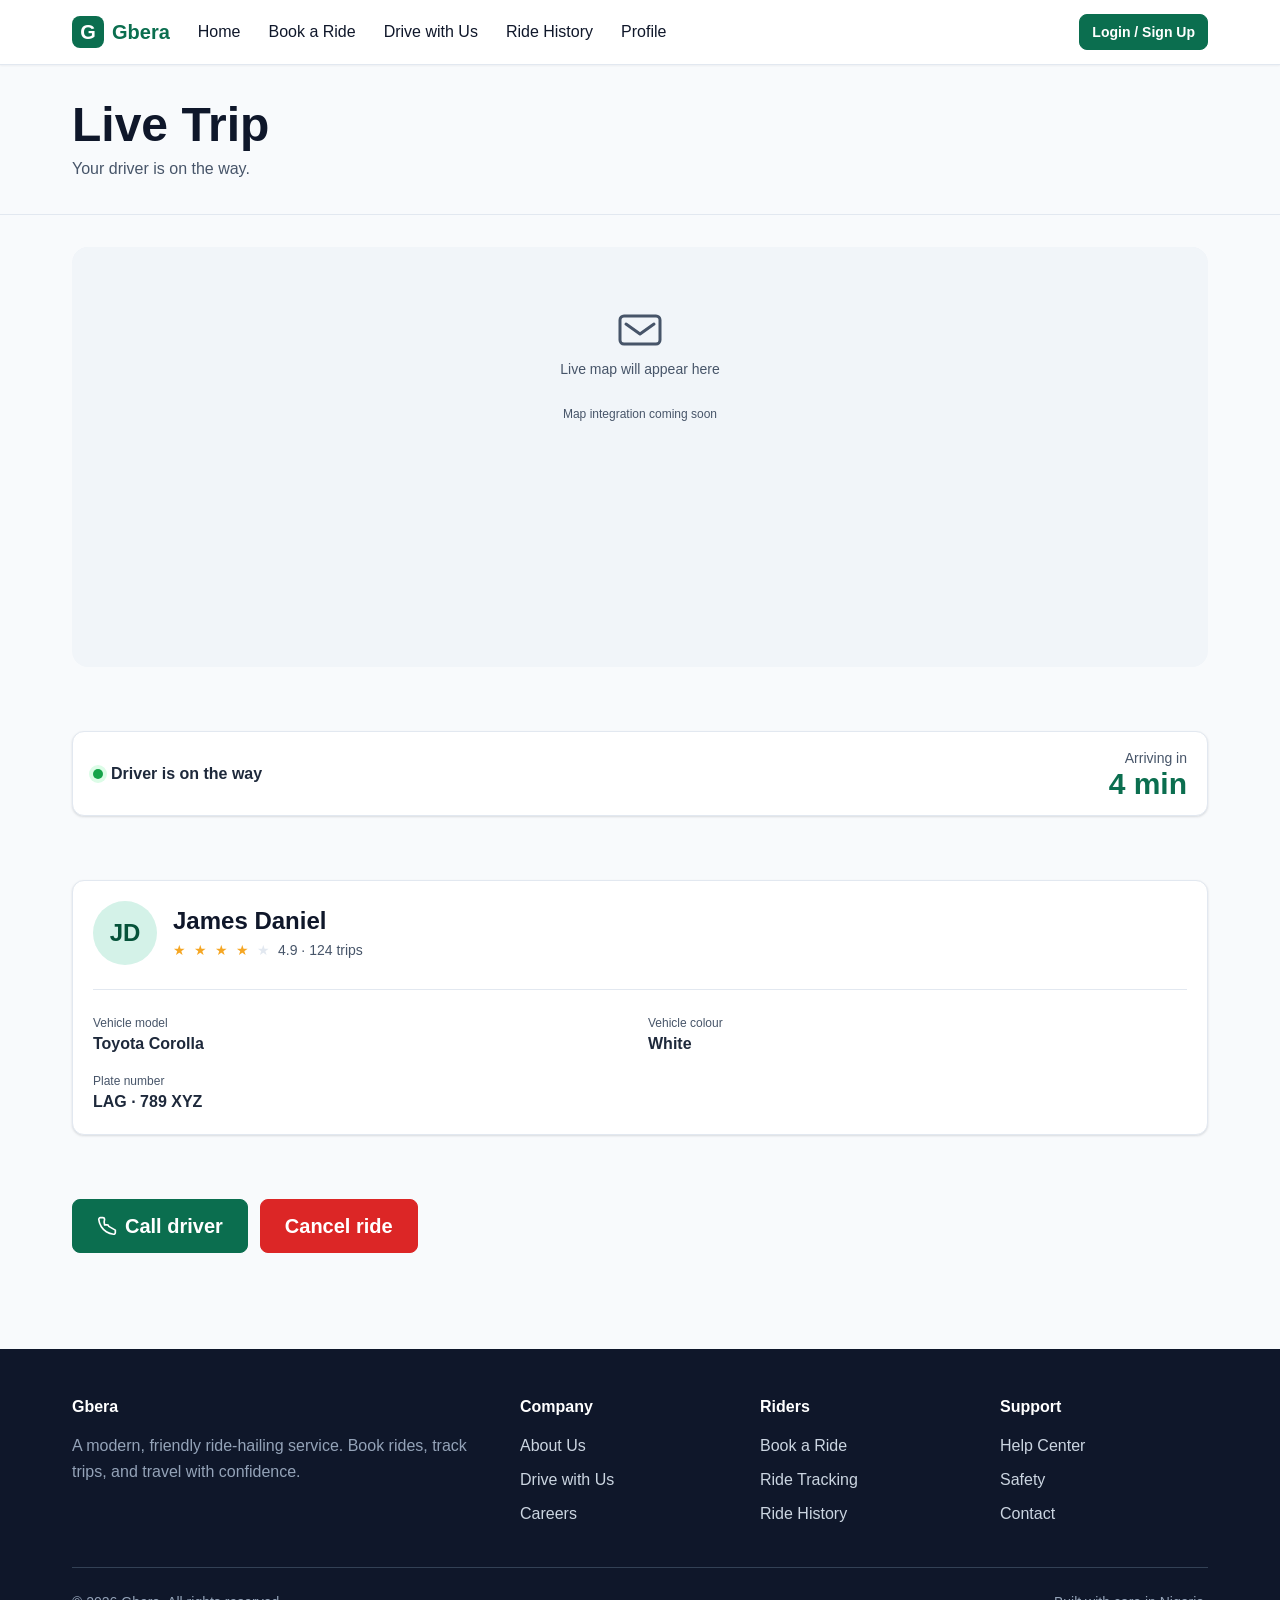
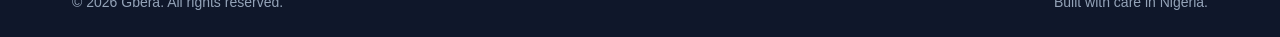
<file: pages/ride-tracking.html>
<!DOCTYPE html>
<html lang="en">
<head>
  <meta charset="UTF-8">
  <meta name="viewport" content="width=device-width, initial-scale=1.0">
  <title>Ride Tracking — Gbera</title>
  <meta name="description" content="Track your live trip with Gbera. See your driver, ETA, and ride status in real time.">
  <link rel="stylesheet" href="../css/styles.css">
  <link rel="stylesheet" href="../css/ride-tracking.css">
</head>
<body>
  <!-- Skip to content (accessibility) -->
  <a class="skip-link" href="#main-content">Skip to main content</a>

  <!-- Shared navbar (rendered by js/components.js) -->
  <div id="gbera-navbar"></div>

  <main id="main-content">
    <!-- Page header -->
    <header class="rt-header section--sm">
      <div class="container">
        <h1 class="rt-header__title">Live Trip</h1>
        <p class="rt-header__subtitle text-muted">Your driver is on the way.</p>
      </div>
    </header>

    <!-- Map placeholder — hook for Google Maps / Leaflet integration later -->
    <section class="rt-map-section section--sm" aria-label="Live trip map">
      <div class="container">
        <div class="rt-map" id="live-map" role="region" aria-label="Live map">
          <div class="map-placeholder">
            <svg width="48" height="48" viewBox="0 0 24 24" fill="none" stroke="currentColor" stroke-width="1.5" stroke-linecap="round" stroke-linejoin="round" aria-hidden="true">
              <rect x="2" y="3" width="20" height="14" rx="2" ry="2"></rect>
              <polyline points="5 7 12 12 19 7"></polyline>
            </svg>
            <p>Live map will appear here</p>
            <p class="text-xs text-muted mt-2">Map integration coming soon</p>
          </div>
          <!-- TODO: Initialise Google Maps / Leaflet inside #live-map and render the driver marker + route. -->
        </div>
      </div>
    </section>

    <!-- Trip status banner + ETA -->
    <section class="rt-status-section section--sm">
      <div class="container">
        <div class="rt-status-banner" id="rt-status-banner">
          <div class="rt-status-indicator">
            <span class="rt-status-dot" id="rt-status-dot" aria-hidden="true"></span>
            <span class="rt-status-label" id="trip-status">Driver is on the way</span>
          </div>
          <div class="rt-eta">
            <span class="rt-eta__label">Arriving in</span>
            <span class="rt-eta__time" id="eta-display" aria-live="polite">4 min</span>
          </div>
        </div>
      </div>
    </section>

    <!-- Driver info card -->
    <section class="rt-driver-section section--sm">
      <div class="container">
        <div class="card rt-driver-card">
          <div class="card-body">
            <div class="rt-driver-header flex items-center gap-4">
              <span class="avatar avatar-lg" role="img" aria-label="Driver avatar — James Daniel" id="rt-driver-avatar">JD</span>
              <div class="flex-1">
                <h3 class="rt-driver-name" id="driver-name">James Daniel</h3>
                <div class="rt-driver-rating flex items-center gap-2" aria-label="Driver rating 4.9 out of 5 based on 124 trips">
                  <span class="rt-star" aria-hidden="true">★</span>
                  <span class="rt-star" aria-hidden="true">★</span>
                  <span class="rt-star" aria-hidden="true">★</span>
                  <span class="rt-star" aria-hidden="true">★</span>
                  <span class="rt-star rt-star--muted" aria-hidden="true">★</span>
                  <span class="rt-rating-text">4.9 · 124 trips</span>
                </div>
              </div>
            </div>
            <hr class="divider mt-4 mb-4">
            <div class="rt-driver-details grid gap-4">
              <div class="rt-detail">
                <span class="rt-detail__label text-xs text-muted">Vehicle model</span>
                <span class="rt-detail__value" id="driver-vehicle">Toyota Corolla</span>
              </div>
              <div class="rt-detail">
                <span class="rt-detail__label text-xs text-muted">Vehicle colour</span>
                <span class="rt-detail__value" id="driver-colour">White</span>
              </div>
              <div class="rt-detail rt-detail--full">
                <span class="rt-detail__label text-xs text-muted">Plate number</span>
                <span class="rt-detail__value" id="driver-plate">LAG · 789 XYZ</span>
              </div>
            </div>
          </div>
        </div>
      </div>
    </section>

    <!-- Action buttons -->
    <section class="rt-actions-section section--sm">
      <div class="container">
        <div class="rt-actions" id="rt-actions">
          <a href="tel:+2348012345678" class="btn btn-primary btn-lg" aria-label="Call driver James Daniel" id="rt-call-driver">
            <svg width="20" height="20" viewBox="0 0 24 24" fill="none" stroke="currentColor" stroke-width="2" stroke-linecap="round" stroke-linejoin="round" aria-hidden="true">
              <path d="M22 16.92v3a2 2 0 0 1-2.18 2 19.79 19.79 0 0 1-8.63-3.07 19.5 19.5 0 0 1-6-6 19.79 19.79 0 0 1-3.07-8.67A2 2 0 0 1 4.11 2h3a2 2 0 0 1 2 1.72 12.84 12.84 0 0 0 0 7h3a2 2 0 0 1 2 1.72z"></path>
            </svg>
            <span>Call driver</span>
          </a>
          <button type="button" class="btn btn-danger btn-lg" data-modal-open="cancel-modal" id="rt-cancel-ride">
            Cancel ride
          </button>
        </div>
      </div>
    </section>

    <!-- Cancelled state (shown after the user confirms cancellation) -->
    <div class="rt-cancelled-state hide" id="rt-cancelled-state" role="status" aria-live="polite">
      <div class="card">
        <div class="card-body text-center">
          <div class="rt-cancelled-icon" aria-hidden="true">✖</div>
          <h3 id="rt-cancelled-heading">Ride cancelled</h3>
          <p class="text-muted">Your ride has been cancelled. You can book a new ride anytime.</p>
        </div>
      </div>
    </div>
  </main>

  <!-- Shared footer (rendered by js/components.js — includes a Ride Tracking link) -->
  <div id="gbera-footer"></div>

  <!-- Cancel confirmation modal -->
  <div class="modal-backdrop" data-modal-backdrop="cancel-modal"></div>
  <div class="modal" id="cancel-modal" aria-hidden="true" role="dialog" aria-labelledby="cancel-modal-title">
    <div class="modal-content">
      <div class="modal-header">
        <h3 id="cancel-modal-title">Cancel ride?</h3>
      </div>
      <div class="modal-body">
        <p>Are you sure you want to cancel this ride?</p>
      </div>
      <div class="modal-footer">
        <button class="btn btn-ghost" data-modal-close>Keep ride</button>
        <button class="btn btn-danger" id="confirm-cancel-btn" data-modal-close>Yes, cancel</button>
      </div>
    </div>
  </div>

  <script src="../js/utils.js"></script>
  <script src="../js/components.js"></script>
  <script src="../js/main.js"></script>
  <script src="../js/ride-tracking.js"></script>
</body>
</html>
</file>
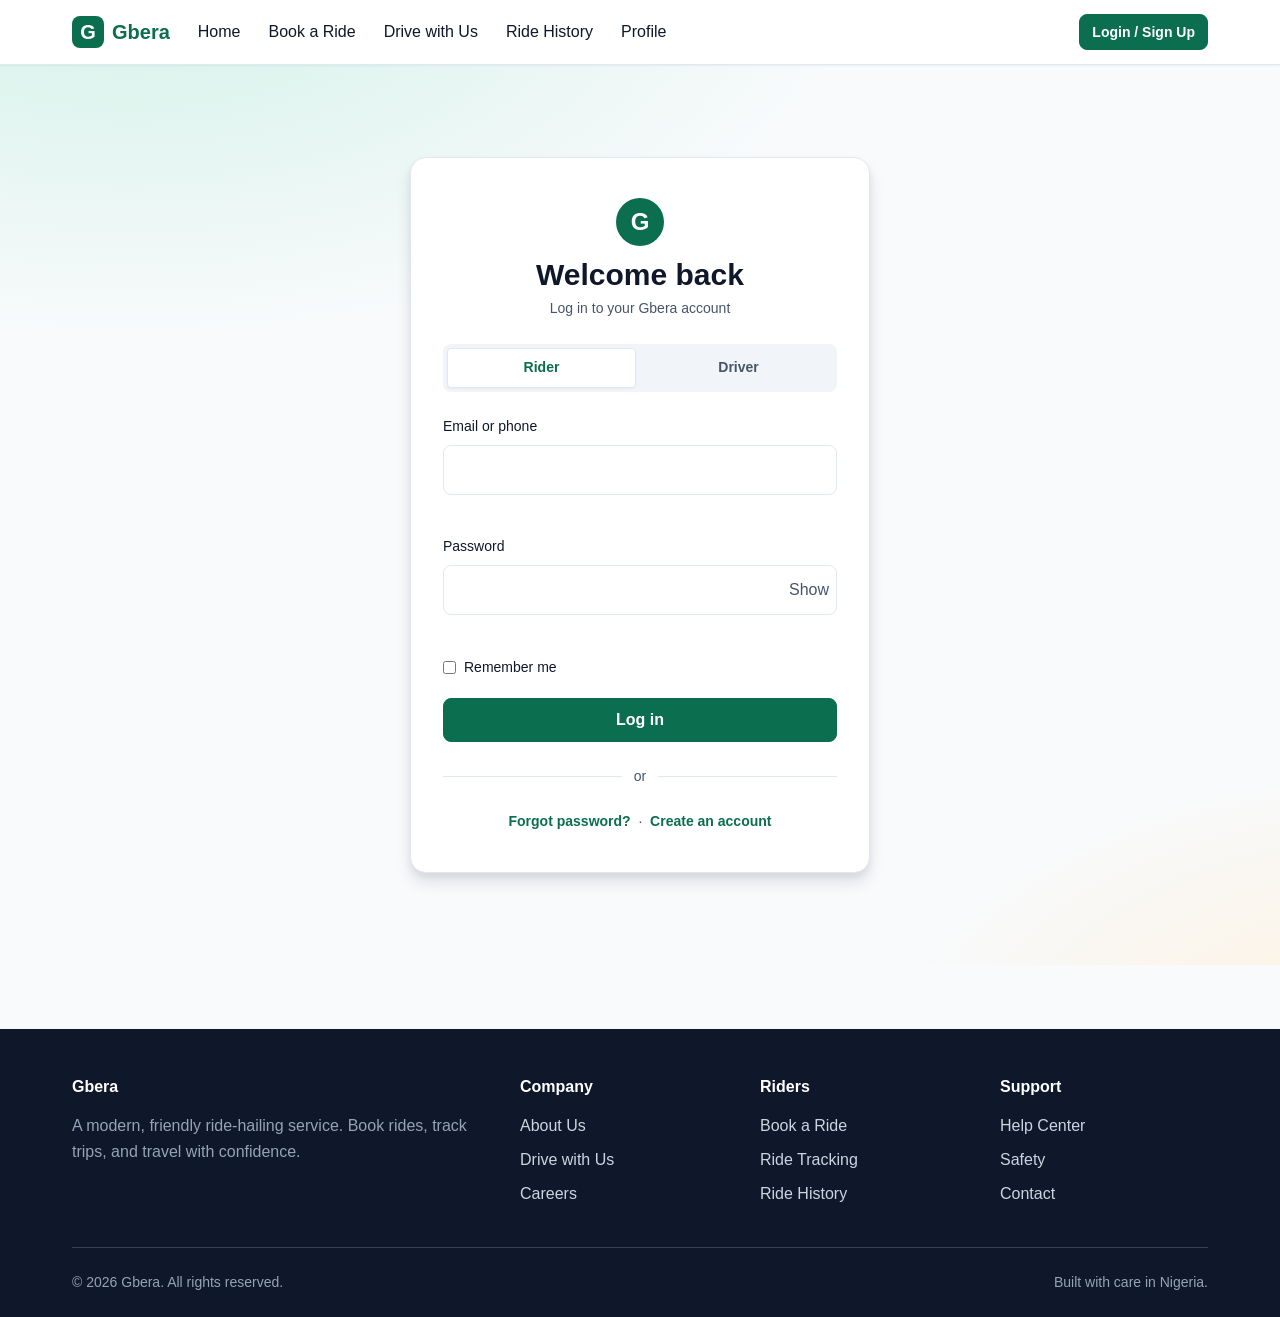
<file: pages/rider-dashboard.html>
<!DOCTYPE html>
<html lang="en">
<head>
  <meta charset="UTF-8">
  <meta name="viewport" content="width=device-width, initial-scale=1.0">
  <title>Rider Dashboard — Gbera</title>
  <link rel="stylesheet" href="../css/styles.css">
  <link rel="stylesheet" href="../css/auth.css">
</head>
<body>
  <div id="gbera-navbar"></div>

  <main class="auth-dashboard">
    <div class="auth-dashboard__card" id="dashboard-card">
      <div class="auth-dashboard__avatar" id="dash-avatar" aria-hidden="true">R</div>
      <h1 class="auth-title">Welcome, <span id="dash-name">Rider</span></h1>
      <p class="auth-subtitle">You are signed in as a rider.</p>
      <p class="text-muted" id="dash-email"></p>
      <div class="mt-6">
        <button type="button" class="btn btn-outline" id="dash-logout">Log out</button>
      </div>
    </div>
  </main>

  <div id="gbera-footer"></div>

  <script src="../js/utils.js"></script>
  <script src="../js/components.js"></script>
  <script src="../js/main.js"></script>
  <script src="../js/authService.js"></script>
  <script src="../js/authValidation.js"></script>
  <script src="../js/auth.js"></script>
</body>
</html>
</file>
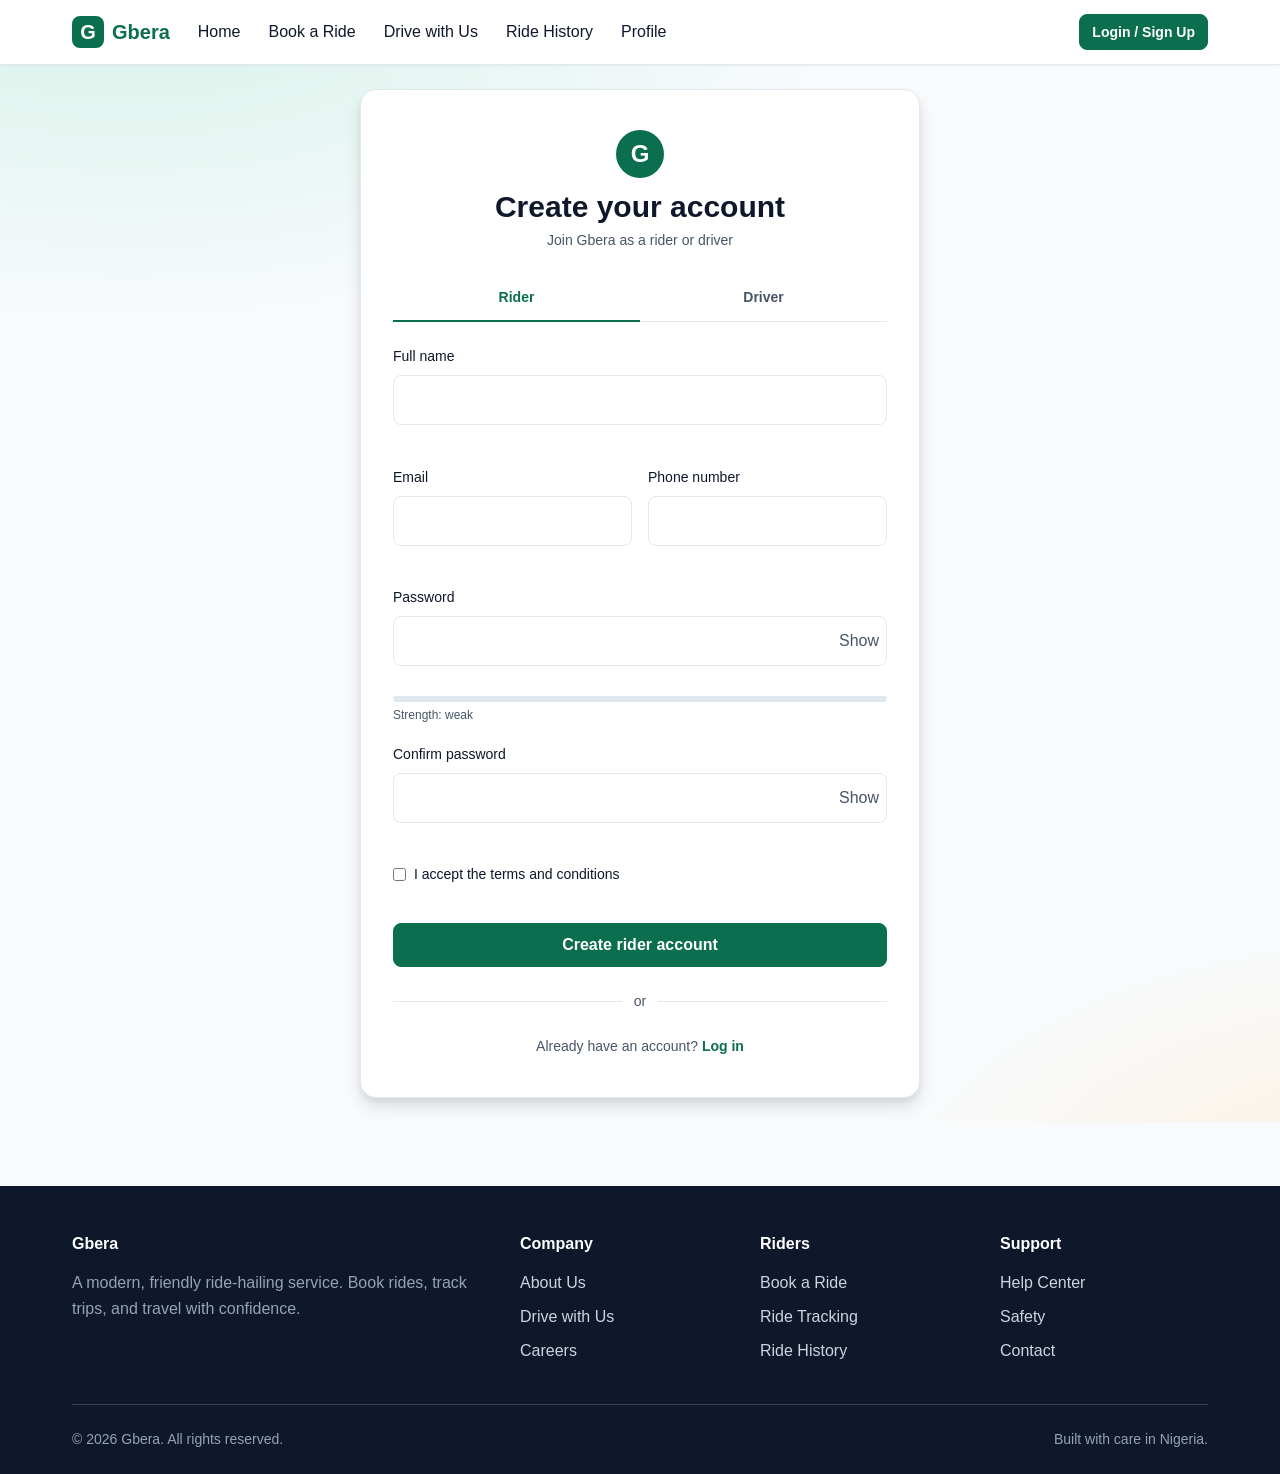
<file: pages/signup.html>
<!DOCTYPE html>
<html lang="en">
<head>
  <meta charset="UTF-8">
  <meta name="viewport" content="width=device-width, initial-scale=1.0">
  <title>Sign Up — Gbera</title>
  <link rel="stylesheet" href="../css/styles.css">
  <link rel="stylesheet" href="../css/auth.css">
</head>
<body>
  <div id="gbera-navbar"></div>

  <main class="auth-page">
    <div class="auth-card" style="max-width:560px;">
      <div class="auth-brand">
        <div class="auth-brand__logo" aria-hidden="true">G</div>
        <h1 class="auth-title">Create your account</h1>
        <p class="auth-subtitle">Join Gbera as a rider or driver</p>
      </div>

      <div class="auth-tabs" role="tablist" aria-label="Account type">
        <button type="button" class="auth-tab" data-signup-tab="rider" aria-selected="true" role="tab">Rider</button>
        <button type="button" class="auth-tab" data-signup-tab="driver" aria-selected="false" role="tab">Driver</button>
      </div>

      <div id="panel-rider" class="auth-view">
        <div id="rider-alert" class="auth-alert" role="alert" hidden></div>
        <form id="form-rider" class="auth-form" novalidate>
          <div class="form-group">
            <label class="form-label" for="rider-fullName">Full name</label>
            <input class="form-input" id="rider-fullName" name="fullName" type="text" autocomplete="name" required aria-required="true" aria-describedby="rider-fullName-error">
            <span class="auth-error" data-error-for="fullName" id="rider-fullName-error" role="alert" aria-live="polite"></span>
          </div>

          <div class="auth-field-row auth-field-row--2">
            <div class="form-group">
              <label class="form-label" for="rider-email">Email</label>
              <input class="form-input" id="rider-email" name="email" type="email" inputmode="email" autocomplete="email" required aria-required="true" aria-describedby="rider-email-error">
              <span class="auth-error" data-error-for="email" id="rider-email-error" role="alert" aria-live="polite"></span>
            </div>
            <div class="form-group">
              <label class="form-label" for="rider-phone">Phone number</label>
              <input class="form-input" id="rider-phone" name="phone" type="tel" inputmode="tel" autocomplete="tel" required aria-required="true" aria-describedby="rider-phone-error">
              <span class="auth-error" data-error-for="phone" id="rider-phone-error" role="alert" aria-live="polite"></span>
            </div>
          </div>


          <div class="form-group">
            <label class="form-label" for="rider-password">Password</label>
            <div class="auth-input-wrap">
              <input class="form-input" id="rider-password" name="password" type="password" autocomplete="new-password" required aria-required="true" aria-describedby="rider-password-error">
              <button type="button" class="auth-toggle-pw" data-target="rider-password" aria-label="Show password">Show</button>
            </div>
            <span class="auth-error" data-error-for="password" id="rider-password-error" role="alert" aria-live="polite"></span>
            <div class="auth-strength" aria-hidden="true">
              <div class="auth-strength__bar"><div class="auth-strength__fill"></div></div>
              <div class="auth-strength__label">Strength: weak</div>
            </div>
          </div>

          <div class="form-group">
            <label class="form-label" for="rider-confirmPassword">Confirm password</label>
            <div class="auth-input-wrap">
              <input class="form-input" id="rider-confirmPassword" name="confirmPassword" type="password" autocomplete="new-password" required aria-required="true" aria-describedby="rider-confirmPassword-error">
              <button type="button" class="auth-toggle-pw" data-target="rider-confirmPassword" aria-label="Show password">Show</button>
            </div>
            <span class="auth-error" data-error-for="confirmPassword" id="rider-confirmPassword-error" role="alert" aria-live="polite"></span>
          </div>

          <div class="form-group auth-checkbox-row">
            <input type="checkbox" id="rider-terms" name="terms" required aria-required="true" aria-describedby="rider-terms-error">
            <label for="rider-terms">I accept the terms and conditions</label>
          </div>
          <span class="auth-error" data-error-for="terms" id="rider-terms-error" role="alert" aria-live="polite"></span>

          <button type="submit" class="btn btn-primary btn-block" id="rider-submit">Create rider account</button>
        </form>
      </div>

      <div id="panel-driver" class="auth-view" hidden>
        <div id="driver-alert" class="auth-alert" role="alert" hidden></div>
        <form id="form-driver" class="auth-form" novalidate>
          <div class="form-group">
            <label class="form-label" for="driver-fullName">Full name</label>
            <input class="form-input" id="driver-fullName" name="fullName" type="text" autocomplete="name" required aria-required="true" aria-describedby="driver-fullName-error">
            <span class="auth-error" data-error-for="fullName" id="driver-fullName-error" role="alert" aria-live="polite"></span>
          </div>

          <div class="auth-field-row auth-field-row--2">
            <div class="form-group">
              <label class="form-label" for="driver-email">Email</label>
              <input class="form-input" id="driver-email" name="email" type="email" inputmode="email" autocomplete="email" required aria-required="true" aria-describedby="driver-email-error">
              <span class="auth-error" data-error-for="email" id="driver-email-error" role="alert" aria-live="polite"></span>
            </div>
            <div class="form-group">
              <label class="form-label" for="driver-phone">Phone number</label>
              <input class="form-input" id="driver-phone" name="phone" type="tel" inputmode="tel" autocomplete="tel" required aria-required="true" aria-describedby="driver-phone-error">
              <span class="auth-error" data-error-for="phone" id="driver-phone-error" role="alert" aria-live="polite"></span>
            </div>
          </div>


          <div class="form-group">
            <label class="form-label" for="driver-password">Password</label>
            <div class="auth-input-wrap">
              <input class="form-input" id="driver-password" name="password" type="password" autocomplete="new-password" required aria-required="true" aria-describedby="driver-password-error">
              <button type="button" class="auth-toggle-pw" data-target="driver-password" aria-label="Show password">Show</button>
            </div>
            <span class="auth-error" data-error-for="password" id="driver-password-error" role="alert" aria-live="polite"></span>
            <div class="auth-strength" aria-hidden="true">
              <div class="auth-strength__bar"><div class="auth-strength__fill"></div></div>
              <div class="auth-strength__label">Strength: weak</div>
            </div>
          </div>

          <div class="form-group">
            <label class="form-label" for="driver-confirmPassword">Confirm password</label>
            <div class="auth-input-wrap">
              <input class="form-input" id="driver-confirmPassword" name="confirmPassword" type="password" autocomplete="new-password" required aria-required="true" aria-describedby="driver-confirmPassword-error">
              <button type="button" class="auth-toggle-pw" data-target="driver-confirmPassword" aria-label="Show password">Show</button>
            </div>
            <span class="auth-error" data-error-for="confirmPassword" id="driver-confirmPassword-error" role="alert" aria-live="polite"></span>
          </div>

          <div class="auth-field-row auth-field-row--2">
            <div class="form-group">
              <label class="form-label" for="driver-licenceNumber">Driver's licence number</label>
              <input class="form-input" id="driver-licenceNumber" name="licenceNumber" type="text" required aria-required="true" aria-describedby="driver-licenceNumber-error">
              <span class="auth-error" data-error-for="licenceNumber" id="driver-licenceNumber-error" role="alert" aria-live="polite"></span>
            </div>
            <div class="form-group">
              <label class="form-label" for="driver-vehicleYear">Vehicle year</label>
              <input class="form-input" id="driver-vehicleYear" name="vehicleYear" type="number" inputmode="numeric" min="1980" required aria-required="true" aria-describedby="driver-vehicleYear-error">
              <span class="auth-error" data-error-for="vehicleYear" id="driver-vehicleYear-error" role="alert" aria-live="polite"></span>
            </div>
          </div>

          <div class="auth-field-row auth-field-row--2">
            <div class="form-group">
              <label class="form-label" for="driver-vehicleMake">Vehicle make</label>
              <input class="form-input" id="driver-vehicleMake" name="vehicleMake" type="text" required aria-required="true" aria-describedby="driver-vehicleMake-error">
              <span class="auth-error" data-error-for="vehicleMake" id="driver-vehicleMake-error" role="alert" aria-live="polite"></span>
            </div>
            <div class="form-group">
              <label class="form-label" for="driver-vehicleModel">Vehicle model</label>
              <input class="form-input" id="driver-vehicleModel" name="vehicleModel" type="text" required aria-required="true" aria-describedby="driver-vehicleModel-error">
              <span class="auth-error" data-error-for="vehicleModel" id="driver-vehicleModel-error" role="alert" aria-live="polite"></span>
            </div>
          </div>

          <div class="auth-field-row auth-field-row--2">
            <div class="form-group">
              <label class="form-label" for="driver-plateNumber">Plate number</label>
              <input class="form-input" id="driver-plateNumber" name="plateNumber" type="text" required aria-required="true" aria-describedby="driver-plateNumber-error">
              <span class="auth-error" data-error-for="plateNumber" id="driver-plateNumber-error" role="alert" aria-live="polite"></span>
            </div>
            <div class="form-group">
              <label class="form-label" for="driver-vehicleColour">Vehicle colour</label>
              <input class="form-input" id="driver-vehicleColour" name="vehicleColour" type="text" required aria-required="true" aria-describedby="driver-vehicleColour-error">
              <span class="auth-error" data-error-for="vehicleColour" id="driver-vehicleColour-error" role="alert" aria-live="polite"></span>
            </div>
          </div>


          <div class="form-group">
            <label class="form-label" for="driver-licenceDoc">Licence document (JPG/PNG/PDF, max 5MB)</label>
            <div class="auth-file">
              <input class="form-input" id="driver-licenceDoc" name="licenceDoc" type="file" accept="image/jpeg,image/png,application/pdf" required aria-required="true" aria-describedby="driver-licenceDoc-error">
              <div class="auth-file__preview">
                <span class="auth-file__name">No file selected</span>
              </div>
              <span class="auth-error" data-error-for="licenceDoc" id="driver-licenceDoc-error" role="alert" aria-live="polite"></span>
            </div>
          </div>

          <div class="form-group auth-checkbox-row">
            <input type="checkbox" id="driver-terms" name="terms" required aria-required="true" aria-describedby="driver-terms-error">
            <label for="driver-terms">I accept the terms and conditions</label>
          </div>
          <span class="auth-error" data-error-for="terms" id="driver-terms-error" role="alert" aria-live="polite"></span>

          <button type="submit" class="btn btn-primary btn-block" id="driver-submit">Create driver account</button>
        </form>
      </div>

      <div class="auth-divider"><span>or</span></div>
      <div class="auth-links">
        Already have an account? <a href="auth.html">Log in</a>
      </div>
    </div>
  </main>

  <div id="gbera-footer"></div>

  <script src="../js/utils.js"></script>
  <script src="../js/components.js"></script>
  <script src="../js/main.js"></script>
  <script src="../js/authService.js"></script>
  <script src="../js/authValidation.js"></script>
  <script src="../js/auth.js"></script>
</body>
</html>
</file>
<file: css/styles.css>
/* ==========================================================================
   styles.css — The single stylesheet every Gbera page must link to.
   It only @imports the foundation files below, in the correct cascade order.
   Do not add rules here; add them to the appropriate partial instead
   (or to a page-specific stylesheet such as css/book-ride.css).
   ========================================================================== */

@import url("variables.css");
@import url("reset.css");
@import url("base.css");
@import url("layout.css");
@import url("components.css");
</file>
<file: css/landing.css>
/* ==========================================================================
   landing.css — Page-specific styles for the Gbera landing (home) page.
   Prefixed with `landing-` to avoid collisions with shared/teammate styles.
   Reuses design tokens from css/variables.css (via css/styles.css).
   ========================================================================== */

/* ---------- Skip-to-content link ---------- */
.landing-skip-link {
  position: absolute;
  top: var(--space-2);
  left: var(--space-2);
  z-index: var(--z-toast);
  padding: var(--space-2) var(--space-4);
  background-color: var(--color-primary);
  color: var(--color-white);
  border-radius: var(--radius-md);
  font-weight: var(--font-weight-semibold);
  transform: translateY(-150%);
  transition: transform var(--transition-fast);
}

.landing-skip-link:focus {
  transform: translateY(0);
  outline: 2px solid var(--color-white);
  outline-offset: 2px;
}

/* ---------- Navbar scroll enhancement ---------- */
.landing-navbar--scrolled {
  box-shadow: var(--shadow-md);
}

/* ---------- Hero ---------- */
.landing-hero {
  /* Mobile-first: stacked */
  padding-top: var(--space-10);
  padding-bottom: var(--space-10);
  background: linear-gradient(180deg, var(--color-primary-50) 0%, var(--color-bg) 100%);
}

.landing-eyebrow {
  display: inline-block;
  font-size: var(--font-size-sm);
  font-weight: var(--font-weight-semibold);
  text-transform: uppercase;
  letter-spacing: 0.08em;
  color: var(--color-primary);
  margin-bottom: var(--space-3);
}

.landing-hero__grid {
  display: grid;
  gap: var(--space-8);
  align-items: center;
}

.landing-hero__content h1 {
  margin-bottom: var(--space-4);
}

.landing-hero__subtext {
  font-size: var(--font-size-md);
  color: var(--color-text-muted);
  max-width: 34rem;
  margin-bottom: var(--space-6);
}

.landing-hero__ctas {
  display: flex;
  flex-wrap: wrap;
  gap: var(--space-3);
}

.landing-hero__visual {
  display: flex;
  align-items: center;
  justify-content: center;
}

.landing-hero__illustration {
  width: 100%;
  max-width: 420px;
  height: auto;
  border-radius: var(--radius-xl);
  box-shadow: var(--shadow-lg);
}

/* ---------- Section header ---------- */
.landing-section-header {
  margin-bottom: var(--space-8);
}

.landing-section-header h2 {
  margin-bottom: var(--space-2);
}

/* ---------- Feature cards ---------- */
.landing-features__grid {
  /* grid--auto already provides auto-fit; tighten gap */
  gap: var(--space-6);
}

.landing-feature-card {
  height: 100%;
  transition: transform var(--transition-base), box-shadow var(--transition-base);
}

.landing-feature-card:hover {
  transform: translateY(-4px);
  box-shadow: var(--shadow-md);
}

.landing-feature-card__icon {
  display: inline-flex;
  align-items: center;
  justify-content: center;
  width: 48px;
  height: 48px;
  margin-bottom: var(--space-4);
  border-radius: var(--radius-lg);
  background-color: var(--color-primary-light);
  color: var(--color-primary-dark);
}

.landing-feature-card h3 {
  margin-bottom: var(--space-2);
}

/* ---------- How it works ---------- */
.landing-steps {
  display: grid;
  gap: var(--space-6);
  list-style: none;
  padding: 0;
  margin: 0;
}

.landing-step {
  position: relative;
  text-align: center;
  padding: var(--space-6);
  background-color: var(--color-surface);
  border: 1px solid var(--color-border);
  border-radius: var(--radius-lg);
  box-shadow: var(--shadow-xs);
}

.landing-step__number {
  display: inline-flex;
  align-items: center;
  justify-content: center;
  width: 40px;
  height: 40px;
  margin-bottom: var(--space-3);
  border-radius: var(--radius-full);
  background-color: var(--color-primary);
  color: var(--color-white);
  font-weight: var(--font-weight-bold);
  font-size: var(--font-size-lg);
}

.landing-step h3 {
  margin-bottom: var(--space-2);
}

/* ---------- Footer CTA band ---------- */
.landing-cta-band {
  background: linear-gradient(135deg, var(--color-primary) 0%, var(--color-primary-dark) 100%);
  color: var(--color-white);
  padding-top: var(--space-12);
  padding-bottom: var(--space-12);
}

.landing-cta-band__inner {
  display: flex;
  flex-direction: column;
  gap: var(--space-6);
  align-items: flex-start;
}

.landing-cta-band h2 {
  color: var(--color-white);
  margin-bottom: var(--space-2);
}

.landing-cta-band p {
  color: var(--color-primary-100);
  margin-bottom: 0;
  max-width: 34rem;
}

.landing-cta-band__actions {
  display: flex;
  flex-wrap: wrap;
  gap: var(--space-3);
}

.landing-cta-band .btn-secondary {
  background-color: var(--color-accent);
  color: var(--color-neutral-900);
}

/* ---------- Responsive ---------- */
@media (min-width: 640px) {
  .landing-cta-band__inner {
    flex-direction: row;
    align-items: center;
    justify-content: space-between;
  }
}

@media (min-width: 768px) {
  .landing-hero {
    padding-top: var(--space-16);
    padding-bottom: var(--space-16);
  }

  .landing-hero__grid {
    grid-template-columns: 1fr 1fr;
  }

  .landing-steps {
    grid-template-columns: repeat(3, 1fr);
  }
}

@media (min-width: 1024px) {
  .landing-hero__subtext {
    font-size: var(--font-size-lg);
  }
}

/* Reduced motion: disable hover lift */
@media (prefers-reduced-motion: reduce) {
  .landing-feature-card {
    transition: none;
  }
  .landing-feature-card:hover {
    transform: none;
  }
}
</file>
<file: css/auth.css>
/* ==========================================================================
   auth.css — Page-specific styles for Gbera authentication pages.
   All classes are prefixed with `auth-` to avoid collisions with shared styles.
   ========================================================================== */

.auth-page {
  min-height: 100vh;
  display: flex;
  align-items: center;
  justify-content: center;
  padding: var(--space-6) var(--space-4);
  background:
    radial-gradient(1200px 600px at 10% -10%, var(--color-primary-light), transparent 60%),
    radial-gradient(900px 500px at 110% 110%, var(--color-accent-light), transparent 60%),
    var(--color-bg);
}

.auth-card {
  width: 100%;
  max-width: 460px;
  background-color: var(--color-surface);
  border: 1px solid var(--color-border);
  border-radius: var(--radius-xl);
  box-shadow: var(--shadow-lg);
  padding: var(--space-8) var(--space-6);
}

@media (min-width: 640px) {
  .auth-card { padding: var(--space-10) var(--space-8); }
}

.auth-brand {
  text-align: center;
  margin-bottom: var(--space-6);
}

.auth-brand__logo {
  width: 48px;
  height: 48px;
  margin: 0 auto var(--space-3);
  border-radius: var(--radius-full);
  background-color: var(--color-primary);
  color: var(--color-white);
  display: flex;
  align-items: center;
  justify-content: center;
  font-weight: var(--font-weight-extrabold);
  font-size: var(--font-size-xl);
}

.auth-title {
  font-size: var(--font-size-2xl);
  font-weight: var(--font-weight-bold);
  margin-bottom: var(--space-1);
  text-align: center;
}

.auth-subtitle {
  text-align: center;
  color: var(--color-text-muted);
  font-size: var(--font-size-sm);
  margin-bottom: var(--space-6);
}

.auth-role-selector {
  display: flex;
  gap: var(--space-2);
  background-color: var(--color-neutral-100);
  border-radius: var(--radius-md);
  padding: var(--space-1);
  margin-bottom: var(--space-6);
}

.auth-role-btn {
  flex: 1 1 0;
  min-height: 40px;
  padding: var(--space-2) var(--space-3);
  border-radius: var(--radius-sm);
  font-size: var(--font-size-sm);
  font-weight: var(--font-weight-semibold);
  color: var(--color-text-muted);
  background: transparent;
  border: 1px solid transparent;
  cursor: pointer;
  transition: background-color var(--transition-fast), color var(--transition-fast);
}

.auth-role-btn:hover { color: var(--color-text); }

.auth-role-btn[aria-pressed="true"] {
  background-color: var(--color-surface);
  color: var(--color-primary);
  border-color: var(--color-border);
  box-shadow: var(--shadow-xs);
}

.auth-role-btn:focus-visible {
  outline: 2px solid var(--color-primary);
  outline-offset: 2px;
}

.auth-tabs {
  display: flex;
  border-bottom: 1px solid var(--color-border);
  margin-bottom: var(--space-6);
}

.auth-tab {
  flex: 1 1 0;
  padding: var(--space-3) var(--space-4);
  font-size: var(--font-size-sm);
  font-weight: var(--font-weight-semibold);
  color: var(--color-text-muted);
  background: transparent;
  border: none;
  border-bottom: 2px solid transparent;
  cursor: pointer;
  margin-bottom: -1px;
}
.auth-form { display: block; }

.auth-field-row {
  display: grid;
  grid-template-columns: 1fr;
  gap: var(--space-4);
}

@media (min-width: 640px) {
  .auth-field-row--2 { grid-template-columns: 1fr 1fr; }
}

.auth-input-wrap {
  position: relative;
}

.auth-input-wrap .form-input {
  padding-right: var(--space-10);
}

.auth-toggle-pw {
  position: absolute;
  right: var(--space-2);
  top: 50%;
  transform: translateY(-50%);
  min-width: 40px;
  min-height: 40px;
  display: inline-flex;
  align-items: center;
  justify-content: center;
  color: var(--color-text-muted);
  border-radius: var(--radius-sm);
}

.auth-toggle-pw:hover { color: var(--color-primary); }
.auth-toggle-pw:focus-visible { outline: 2px solid var(--color-primary); outline-offset: 2px; }

.auth-input-invalid {
  border-color: var(--color-danger) !important;
  box-shadow: 0 0 0 3px var(--color-danger-light) !important;
}

.auth-error {
  display: block;
  color: var(--color-danger);
  font-size: var(--font-size-sm);
  margin-top: var(--space-1);
  min-height: 1.25em;
}

.auth-hint {
  display: block;
  color: var(--color-text-muted);
  font-size: var(--font-size-xs);
  margin-top: var(--space-1);
}

.auth-strength {
  margin-top: var(--space-2);
}

.auth-strength__bar {
  height: 6px;
  border-radius: var(--radius-full);
  background-color: var(--color-neutral-200);
  overflow: hidden;
}

.auth-strength__fill {
  height: 100%;
  width: 0%;
  border-radius: var(--radius-full);
  transition: width var(--transition-base), background-color var(--transition-base);
}

.auth-strength__label {
  font-size: var(--font-size-xs);
  margin-top: var(--space-1);
  color: var(--color-text-muted);
}

.auth-strength--weak .auth-strength__fill { background-color: var(--color-danger); width: 33%; }
.auth-strength--medium .auth-strength__fill { background-color: var(--color-warning); width: 66%; }
.auth-strength--strong .auth-strength__fill { background-color: var(--color-success); width: 100%; }

.auth-checkbox-row {
  display: flex;
  align-items: flex-start;
  gap: var(--space-2);
  font-size: var(--font-size-sm);
}

.auth-checkbox-row input[type="checkbox"] {
  width: auto;
  margin-top: var(--space-1);
  flex-shrink: 0;
}

.auth-file {
  display: flex;
  flex-direction: column;
  gap: var(--space-2);
}

.auth-file__preview {
  display: flex;
  align-items: center;
  gap: var(--space-2);
  font-size: var(--font-size-sm);
  color: var(--color-text-muted);
  padding: var(--space-2) var(--space-3);
  border: 1px dashed var(--color-border);
  border-radius: var(--radius-md);
  background-color: var(--color-neutral-50);
  min-height: 40px;
}

.auth-file__preview.has-file {
  color: var(--color-text);
  border-style: solid;
  border-color: var(--color-primary-light);
  background-color: var(--color-primary-50);
}

.auth-file__name { flex: 1 1 auto; word-break: break-all; }

.auth-alert {
  padding: var(--space-3) var(--space-4);
  border-radius: var(--radius-md);
  font-size: var(--font-size-sm);
  margin-bottom: var(--space-4);
  border: 1px solid transparent;
}

.auth-alert--error {
  background-color: var(--color-danger-light);
  color: #991B1B;
  border-color: #FECACA;
}

.auth-alert--success {
  background-color: var(--color-success-light);
  color: #166534;
  border-color: #BBF7D0;
}

.auth-alert[hidden] { display: none; }

.auth-divider {
  display: flex;
  align-items: center;
  text-align: center;
  margin: var(--space-6) 0;
  color: var(--color-text-muted);
  font-size: var(--font-size-sm);
}

.auth-divider::before,
.auth-divider::after {
  content: "";
  flex: 1 1 auto;
  height: 1px;
  background-color: var(--color-border);
}

.auth-divider span { padding: 0 var(--space-3); }

.auth-links {
  text-align: center;
  font-size: var(--font-size-sm);
  color: var(--color-text-muted);
}

.auth-links a { font-weight: var(--font-weight-semibold); }

.auth-dashboard {
  min-height: 100vh;
  display: flex;
  align-items: center;
  justify-content: center;
  padding: var(--space-6) var(--space-4);
}

.auth-dashboard__card {
  width: 100%;
  max-width: 520px;
  background-color: var(--color-surface);
  border: 1px solid var(--color-border);
  border-radius: var(--radius-xl);
  box-shadow: var(--shadow-lg);
  padding: var(--space-10) var(--space-8);
  text-align: center;
}

.auth-dashboard__avatar {
  width: 72px;
  height: 72px;
  margin: 0 auto var(--space-4);
  border-radius: var(--radius-full);
  background-color: var(--color-primary-light);
  color: var(--color-primary-dark);
  display: flex;
  align-items: center;
  justify-content: center;
  font-size: var(--font-size-2xl);
  font-weight: var(--font-weight-bold);
}

.auth-view[hidden] { display: none !important; }


.auth-tab[aria-selected="true"] {
  color: var(--color-primary);
  border-bottom-color: var(--color-primary);
}

.auth-tab:focus-visible {
  outline: 2px solid var(--color-primary);
  outline-offset: -2px;
}
</file>
<file: css/book-ride.css>
/* ==========================================================================
   book-ride.css — Page-specific styles for the Book a Ride page.
   Builds on the shared foundation (css/styles.css). Uses design tokens.
   ========================================================================== */

/* ---------- Page hero ---------- */
.br-hero {
  background: linear-gradient(135deg, var(--color-primary-50) 0%, var(--color-accent-50) 100%);
  border-bottom: 1px solid var(--color-border);
}

.br-hero__title {
  margin-bottom: var(--space-2);
}

.br-hero__subtitle {
  color: var(--color-text-muted);
  max-width: 640px;
}

/* ---------- Trip form ---------- */
.br-trip {
  position: relative;
}

.br-swap {
  position: absolute;
  right: var(--space-3);
  top: 50%;
  transform: translateY(-50%);
  width: 36px;
  height: 36px;
  border-radius: var(--radius-full);
  background-color: var(--color-surface);
  border: 1px solid var(--color-border);
  display: inline-flex;
  align-items: center;
  justify-content: center;
  color: var(--color-primary);
  cursor: pointer;
  box-shadow: var(--shadow-xs);
  transition: background-color var(--transition-fast), transform var(--transition-fast);
  z-index: 2;
}

.br-swap:hover {
  background-color: var(--color-primary-light);
  transform: translateY(-50%) rotate(180deg);
}

.br-connector {
  display: flex;
  flex-direction: column;
  align-items: center;
  gap: var(--space-1);
  margin: var(--space-2) 0;
  color: var(--color-neutral-400);
}

.br-connector__dot {
  width: 10px;
  height: 10px;
  border-radius: var(--radius-full);
  border: 2px solid var(--color-primary);
  background-color: var(--color-surface);
}

.br-connector__line {
  width: 2px;
  height: 24px;
  background-color: var(--color-border);
}

/* ---------- Ride type selector ---------- */
.br-ride-types {
  display: grid;
  grid-template-columns: 1fr;
  gap: var(--space-3);
}

@media (min-width: 640px) {
  .br-ride-types {
    grid-template-columns: repeat(3, 1fr);
  }
}

.br-ride-type {
  position: relative;
  display: block;
  cursor: pointer;
}

.br-ride-type input[type="radio"] {
  position: absolute;
  opacity: 0;
  width: 0;
  height: 0;
  pointer-events: none;
}

.br-ride-type__card {
  height: 100%;
  padding: var(--space-4);
  border: 2px solid var(--color-border);
  border-radius: var(--radius-lg);
  background-color: var(--color-surface);
  transition: border-color var(--transition-fast), box-shadow var(--transition-fast),
    background-color var(--transition-fast), transform var(--transition-fast);
  display: flex;
  flex-direction: column;
  gap: var(--space-2);
}

.br-ride-type:hover .br-ride-type__card {
  border-color: var(--color-primary-300);
  transform: translateY(-2px);
}

.br-ride-type input[type="radio"]:checked + .br-ride-type__card {
  border-color: var(--color-primary);
  background-color: var(--color-primary-50);
  box-shadow: 0 0 0 3px var(--color-primary-light);
}

.br-ride-type input[type="radio"]:focus-visible + .br-ride-type__card {
  box-shadow: 0 0 0 3px var(--color-primary-light);
}

.br-ride-type__icon {
  width: 40px;
  height: 40px;
  border-radius: var(--radius-md);
  display: inline-flex;
  align-items: center;
  justify-content: center;
  background-color: var(--color-neutral-100);
  color: var(--color-primary);
  font-size: var(--font-size-xl);
}

.br-ride-type__name {
  font-weight: var(--font-weight-semibold);
  font-size: var(--font-size-md);
}

.br-ride-type__meta {
  font-size: var(--font-size-sm);
  color: var(--color-text-muted);
}

.br-ride-type__price {
  font-weight: var(--font-weight-bold);
  color: var(--color-primary);
  margin-top: auto;
}

/* ---------- Fare estimate ---------- */
.br-fare {
  border: 1px solid var(--color-border);
  border-radius: var(--radius-lg);
  background-color: var(--color-surface);
  overflow: hidden;
}

.br-fare__header {
  padding: var(--space-4) var(--space-5);
  border-bottom: 1px solid var(--color-border);
  display: flex;
  align-items: center;
  justify-content: space-between;
  gap: var(--space-3);
}

.br-fare__amount {
  font-size: var(--font-size-3xl);
  font-weight: var(--font-weight-extrabold);
  color: var(--color-primary);
  line-height: 1;
}

.br-fare__row {
  display: flex;
  align-items: center;
  justify-content: space-between;
  padding: var(--space-3) var(--space-5);
  border-top: 1px solid var(--color-border);
  font-size: var(--font-size-sm);
}

.br-fare__row:first-of-type {
  border-top: none;
}

.br-fare__label {
  color: var(--color-text-muted);
}

.br-fare__value {
  font-weight: var(--font-weight-semibold);
}

.br-fare__empty {
  padding: var(--space-8) var(--space-5);
  text-align: center;
  color: var(--color-text-muted);
}

.br-fare__empty .br-fare__icon {
  font-size: var(--font-size-3xl);
  margin-bottom: var(--space-3);
  color: var(--color-neutral-300);
}

/* ---------- Map placeholder tweak ---------- */
.br-map {
  min-height: 200px;
}

/* ---------- Sticky action bar on mobile ---------- */
.br-actions {
  display: flex;
  gap: var(--space-3);
  flex-wrap: wrap;
}

@media (max-width: 639px) {
  .br-actions .btn {
    flex: 1 1 auto;
  }
}

/* ---------- Booking confirmation ---------- */
.br-confirm {
  text-align: center;
}

.br-confirm__icon {
  width: 64px;
  height: 64px;
  margin: 0 auto var(--space-4);
  border-radius: var(--radius-full);
  background-color: var(--color-success-light);
  color: var(--color-success);
  display: inline-flex;
  align-items: center;
  justify-content: center;
  font-size: var(--font-size-2xl);
}

/* Positioning contexts for swap button */
.br-connector {
  position: relative;
}

#book-ride-form {
  position: relative;
}
</file>
<file: css/driver-onboarding.css>
/* ==========================================================================
   driver-onboarding.css — Page-specific styles for driver registration.
   ========================================================================== */

.driver-page {
  min-height: 100vh;
}

.driver-hero {
  background: linear-gradient(135deg, var(--color-primary-900) 0%, var(--color-primary-600) 60%, var(--color-primary-400) 100%);
  color: var(--color-white);
  padding: var(--space-16) 0 var(--space-12);
}

.driver-hero__inner {
  max-width: 720px;
}

.driver-hero__badge {
  display: inline-block;
  background-color: rgba(255, 255, 255, 0.18);
  color: var(--color-white);
  font-size: var(--font-size-sm);
  font-weight: var(--font-weight-semibold);
  padding: var(--space-1) var(--space-3);
  border-radius: var(--radius-full);
  margin-bottom: var(--space-4);
}

.driver-hero h1 {
  color: var(--color-white);
  margin-bottom: var(--space-3);
}

.driver-hero__lead {
  color: rgba(255, 255, 255, 0.92);
  font-size: var(--font-size-md);
  margin-bottom: var(--space-4);
}

.driver-hero__note {
  background-color: rgba(255, 255, 255, 0.12);
  border: 1px solid rgba(255, 255, 255, 0.25);
  border-radius: var(--radius-md);
  padding: var(--space-3) var(--space-4);
  font-size: var(--font-size-sm);
  color: rgba(255, 255, 255, 0.95);
  margin-bottom: 0;
}

.driver-form-section {
  padding: var(--space-10) 0 var(--space-16);
}

.driver-form {
  display: flex;
  flex-direction: column;
  gap: var(--space-6);
}

.driver-card {
  border: none;
  background-color: var(--color-surface);
  border: 1px solid var(--color-border);
  border-radius: var(--radius-xl);
  box-shadow: var(--shadow-sm);
  padding: var(--space-6);
  margin: 0;
}

.driver-card__title {
  font-size: var(--font-size-xl);
  font-weight: var(--font-weight-bold);
  color: var(--color-primary-dark);
  padding: 0;
  margin-bottom: var(--space-5);
  border: none;
}

.driver-card__desc {
  color: var(--color-text-muted);
  font-size: var(--font-size-sm);
  margin-bottom: var(--space-5);
}

.driver-grid {
  display: grid;
  gap: var(--space-4);
}

.driver-grid--2 {
  grid-template-columns: 1fr;
}

.driver-grid__full {
  grid-column: 1 / -1;
}

@media (min-width: 640px) {
  .driver-grid--2 {
    grid-template-columns: repeat(2, 1fr);
  }
}

.driver-upload-grid {
  display: grid;
  gap: var(--space-5);
  grid-template-columns: 1fr;
}

@media (min-width: 640px) {
  .driver-upload-grid {
    grid-template-columns: repeat(2, 1fr);
  }
}
.driver-upload__drop {
  display: flex;
  align-items: center;
  gap: var(--space-3);
  border: 2px dashed var(--color-border);
  border-radius: var(--radius-md);
  padding: var(--space-3) var(--space-4);
  background-color: var(--color-neutral-50);
  transition: border-color var(--transition-fast), background-color var(--transition-fast);
}

.driver-upload__drop:hover {
  border-color: var(--color-primary-300);
  background-color: var(--color-primary-50);
}

.driver-upload__input {
  width: auto;
  padding: 0;
  border: none;
  background: none;
  font-size: var(--font-size-sm);
  cursor: pointer;
}

.driver-upload__input:focus {
  box-shadow: none;
  outline: 2px solid var(--color-primary);
  outline-offset: 2px;
}

.driver-upload__meta {
  display: flex;
  flex-direction: column;
  gap: var(--space-1);
  min-width: 0;
  flex: 1;
}

.driver-upload__filename {
  font-size: var(--font-size-sm);
  font-weight: var(--font-weight-medium);
  color: var(--color-text);
  word-break: break-word;
}

.driver-upload__size {
  font-size: var(--font-size-xs);
  color: var(--color-text-muted);
}

.driver-upload.is-error .driver-upload__drop {
  border-color: var(--color-danger);
  background-color: var(--color-danger-light);
}

.driver-upload.is-success .driver-upload__drop {
  border-color: var(--color-success);
  background-color: var(--color-success-light);
}

.driver-accuracy {
  margin-bottom: 0;
}

.driver-accuracy .form-checkbox {
  align-items: flex-start;
}

.driver-accuracy .form-checkbox span {
  line-height: var(--line-height-relaxed);
}

.driver-actions {
  display: flex;
  flex-direction: column;
  gap: var(--space-3);
}

.driver-actions__hint {
  text-align: center;
  font-size: var(--font-size-sm);
  color: var(--color-text-muted);
  margin-bottom: 0;
}

.driver-success {
  background-color: var(--color-success-light);
  border: 1px solid var(--color-success);
  border-radius: var(--radius-xl);
  padding: var(--space-8);
  text-align: center;
  display: flex;
  flex-direction: column;
  align-items: center;
  gap: var(--space-3);
}

.driver-success[hidden] {
  display: none;
}

.driver-success__icon {
  width: 56px;
  height: 56px;
  border-radius: var(--radius-full);
  background-color: var(--color-success);
  color: var(--color-white);
  display: inline-flex;
  align-items: center;
  justify-content: center;
  font-size: var(--font-size-2xl);
  font-weight: var(--font-weight-bold);
}

.driver-success__title {
  color: var(--color-success);
  margin-bottom: var(--space-2);
}

.driver-success__text {
  color: var(--color-neutral-800);
  max-width: 520px;
  margin-bottom: var(--space-4);
}

@media (max-width: 639px) {
  .driver-card {
    padding: var(--space-4);
    border-radius: var(--radius-lg);
  }
  .driver-hero {
    padding: var(--space-10) 0 var(--space-8);
  }
}
</file>
<file: css/help-support.css>
/* Help & Support page styles */

.page-header {
  margin-bottom: var(--space-8);
}

.page-header h1 {
  margin-bottom: var(--space-2);
}

.section-header {
  margin-bottom: var(--space-5);
}

.section-header h2 {
  margin-bottom: var(--space-2);
}

.faq-section,
.contact-section,
.form-section,
.trip-report-section {
  margin-bottom: var(--space-10);
}

/* Accordion */
.accordion {
  display: flex;
  flex-direction: column;
  gap: var(--space-3);
}

.accordion-item {
  background: var(--color-white);
  border: 1px solid var(--color-neutral-200);
  border-radius: var(--radius-lg);
  overflow: hidden;
  box-shadow: var(--shadow-sm);
}

.accordion-header {
  width: 100%;
  display: flex;
  align-items: center;
  justify-content: space-between;
  gap: var(--space-3);
  padding: var(--space-4) var(--space-5);
  background: var(--color-white);
  border: none;
  text-align: left;
  font-size: var(--font-size-base);
  font-weight: var(--font-weight-semibold);
  color: var(--color-text);
  cursor: pointer;
  transition: background-color var(--transition-fast);
}

.accordion-header:hover {
  background-color: var(--color-neutral-50);
}

.accordion-header:focus-visible {
  outline: none;
  box-shadow: inset 0 0 0 2px var(--color-primary);
}

.accordion-icon {
  display: inline-flex;
  align-items: center;
  justify-content: center;
  color: var(--color-neutral-500);
  transition: transform var(--transition-fast);
}

.accordion-item.is-open .accordion-icon {
  transform: rotate(180deg);
}

.accordion-panel {
  border-top: 1px solid var(--color-neutral-200);
  background: var(--color-white);
}

.accordion-panel[hidden] {
  display: none;
}

.accordion-content {
  padding: var(--space-4) var(--space-5) var(--space-5);
}

.accordion-content ul {
  margin: 0;
  padding-left: var(--space-5);
  display: flex;
  flex-direction: column;
  gap: var(--space-3);
}

.accordion-content li {
  color: var(--color-text);
}

.accordion-content strong {
  color: var(--color-neutral-900);
}

/* Contact cards */
.contact-grid {
  display: grid;
  grid-template-columns: repeat(1, minmax(0, 1fr));
  gap: var(--space-4);
}

@media (min-width: 640px) {
  .contact-grid {
    grid-template-columns: repeat(2, minmax(0, 1fr));
  }
}

.contact-card .card-body {
  display: flex;
  flex-direction: column;
  gap: var(--space-2);
}

.contact-icon {
  width: 44px;
  height: 44px;
  border-radius: var(--radius-full);
  display: inline-flex;
  align-items: center;
  justify-content: center;
  background-color: var(--color-primary-light);
  color: var(--color-primary-dark);
  margin-bottom: var(--space-1);
}

.contact-card h3 {
  margin: 0;
  font-size: var(--font-size-lg);
}

.contact-value a {
  font-size: var(--font-size-base);
  font-weight: var(--font-weight-semibold);
  color: var(--color-primary);
  text-decoration: none;
}

.contact-value a:hover {
  text-decoration: underline;
}

/* Forms */
.form-row {
  display: grid;
  grid-template-columns: repeat(1, minmax(0, 1fr));
  gap: var(--space-4);
}

@media (min-width: 640px) {
  .form-row {
    grid-template-columns: repeat(2, minmax(0, 1fr));
  }
}

.form-group--half {
  margin-bottom: 0;
}

.form-error {
  margin-top: var(--space-2);
  font-size: var(--font-size-sm);
  color: var(--color-danger);
  min-height: var(--space-4);
}

.form-success {
  margin-top: var(--space-4);
  padding: var(--space-3) var(--space-4);
  border-radius: var(--radius-md);
  background-color: var(--color-success-light);
  color: var(--color-success);
  font-weight: var(--font-weight-medium);
}

.form-actions {
  display: flex;
  justify-content: flex-start;
}

/* Ensure inputs use component styles */
.form-input,
.form-select,
.form-textarea {
  padding: var(--space-3) var(--space-4);
  font-size: var(--font-size-base);
  font-family: inherit;
  color: var(--color-text);
  background-color: var(--color-white);
  border: 1px solid var(--color-neutral-300);
  border-radius: var(--radius-md);
  transition: border-color var(--transition-fast), box-shadow var(--transition-fast);
}

.form-input:focus,
.form-select:focus,
.form-textarea:focus {
  outline: none;
  border-color: var(--color-primary);
  box-shadow: 0 0 0 3px var(--color-primary-light);
}
</file>
<file: css/ride-tracking.css>
/* ==========================================================================
   ride-tracking.css — Page-specific styles for the Ride Tracking page.
   Builds on the shared foundation (css/styles.css). Uses design tokens.
   ========================================================================== */

/* ---------- Skip link ---------- */
.skip-link {
  position: absolute;
  left: -10000px;
  top: auto;
  width: 1px;
  height: 1px;
  overflow: hidden;
}

.skip-link:focus {
  position: fixed;
  top: var(--space-4);
  left: var(--space-4);
  width: auto;
  height: auto;
  padding: var(--space-2) var(--space-4);
  font-size: var(--font-size-sm);
  font-weight: var(--font-weight-semibold);
  color: var(--color-text);
  background-color: var(--color-surface);
  border: 1px solid var(--color-primary);
  border-radius: var(--radius-sm);
  box-shadow: var(--shadow-md);
  z-index: var(--z-tooltip);
  text-decoration: none;
}

/* ---------- Page header ---------- */
.rt-header {
  border-bottom: 1px solid var(--color-border);
}

.rt-header__title {
  margin-bottom: var(--space-1);
}

.rt-header__subtitle {
  margin-bottom: 0;
}

/* ---------- Map placeholder ---------- */
/* Large map area (~55-60% of screen height on mobile). Hook for a real map. */
.rt-map {
  position: relative;
  min-height: 55vh;
  border-radius: var(--radius-xl);
  overflow: hidden;
  background-color: var(--color-neutral-100);
}

@media (min-width: 768px) {
  .rt-map {
    min-height: 420px;
  }
}

.rt-map .map-placeholder {
  border: none;
  border-radius: 0;
  height: 100%;
  padding: var(--space-8) var(--space-4);
  flex-direction: column;
}

/* ---------- Trip status banner ---------- */
.rt-status-banner {
  display: flex;
  flex-direction: column;
  gap: var(--space-3);
  align-items: flex-start;
  background-color: var(--color-surface);
  border: 1px solid var(--color-border);
  border-radius: var(--radius-lg);
  padding: var(--space-4) var(--space-5);
  box-shadow: var(--shadow-sm);
}

@media (min-width: 640px) {
  .rt-status-banner {
    flex-direction: row;
    align-items: center;
    justify-content: space-between;
  }
}

.rt-status-indicator {
  display: flex;
  align-items: center;
  gap: var(--space-2);
}

.rt-status-dot {
  width: 10px;
  height: 10px;
  border-radius: var(--radius-full);
  background-color: var(--color-success);
  box-shadow: 0 0 0 4px var(--color-success-light);
}

.rt-status-label {
  font-weight: var(--font-weight-semibold);
  color: var(--color-neutral-800);
}

/* Status colour variants (applied via JS based on trip status) */
.rt-status-dot--arrived {
  background-color: var(--color-primary);
  box-shadow: 0 0 0 4px var(--color-primary-light);
}

.rt-status-dot--in-progress {
  background-color: var(--color-accent);
  box-shadow: 0 0 0 4px var(--color-accent-light);
}

.rt-eta {
  display: flex;
  flex-direction: column;
  align-items: flex-end;
}

.rt-eta__label {
  font-size: var(--font-size-sm);
  color: var(--color-text-muted);
}

.rt-eta__time {
  font-size: var(--font-size-2xl);
  font-weight: var(--font-weight-extrabold);
  color: var(--color-primary);
  line-height: 1;
}

/* ---------- Driver info card ---------- */
.rt-driver-card {
  border: 1px solid var(--color-border);
}

.rt-driver-header {
  display: flex;
  align-items: center;
  gap: var(--space-4);
}

.rt-driver-name {
  margin-bottom: var(--space-1);
}

.rt-driver-rating {
  font-size: var(--font-size-sm);
}

.rt-star {
  color: var(--color-accent);
}

.rt-star--muted {
  color: var(--color-neutral-200);
}

.rt-rating-text {
  color: var(--color-text-muted);
}

.rt-driver-details {
  display: grid;
  grid-template-columns: 1fr;
  gap: var(--space-4);
}

@media (min-width: 640px) {
  .rt-driver-details {
    grid-template-columns: repeat(2, 1fr);
  }
}

.rt-detail--full {
  grid-column: 1 / -1;
}

.rt-detail__label {
  display: block;
}

.rt-detail__value {
  font-weight: var(--font-weight-semibold);
  color: var(--color-neutral-800);
}

/* ---------- Action buttons ---------- */
.rt-actions {
  display: flex;
  gap: var(--space-3);
  flex-wrap: wrap;
}

@media (max-width: 639px) {
  .rt-actions {
    flex-direction: column;
  }

  .rt-actions .btn {
    width: 100%;
  }
}

/* ---------- Cancelled state ---------- */
.rt-cancelled-icon {
  width: 48px;
  height: 48px;
  border-radius: var(--radius-full);
  background-color: var(--color-danger-light);
  color: var(--color-danger);
  display: inline-flex;
  align-items: center;
  justify-content: center;
  font-size: var(--font-size-xl);
  font-weight: var(--font-weight-bold);
  line-height: 1;
  margin-bottom: var(--space-4);
}

.rt-cancelled-state .card-body {
  text-align: center;
  padding: var(--space-8) var(--space-5);
}

/* Respect reduced motion */
@media (prefers-reduced-motion: reduce) {
  .rt-eta__time {
    transition: none;
  }
}
</file>
